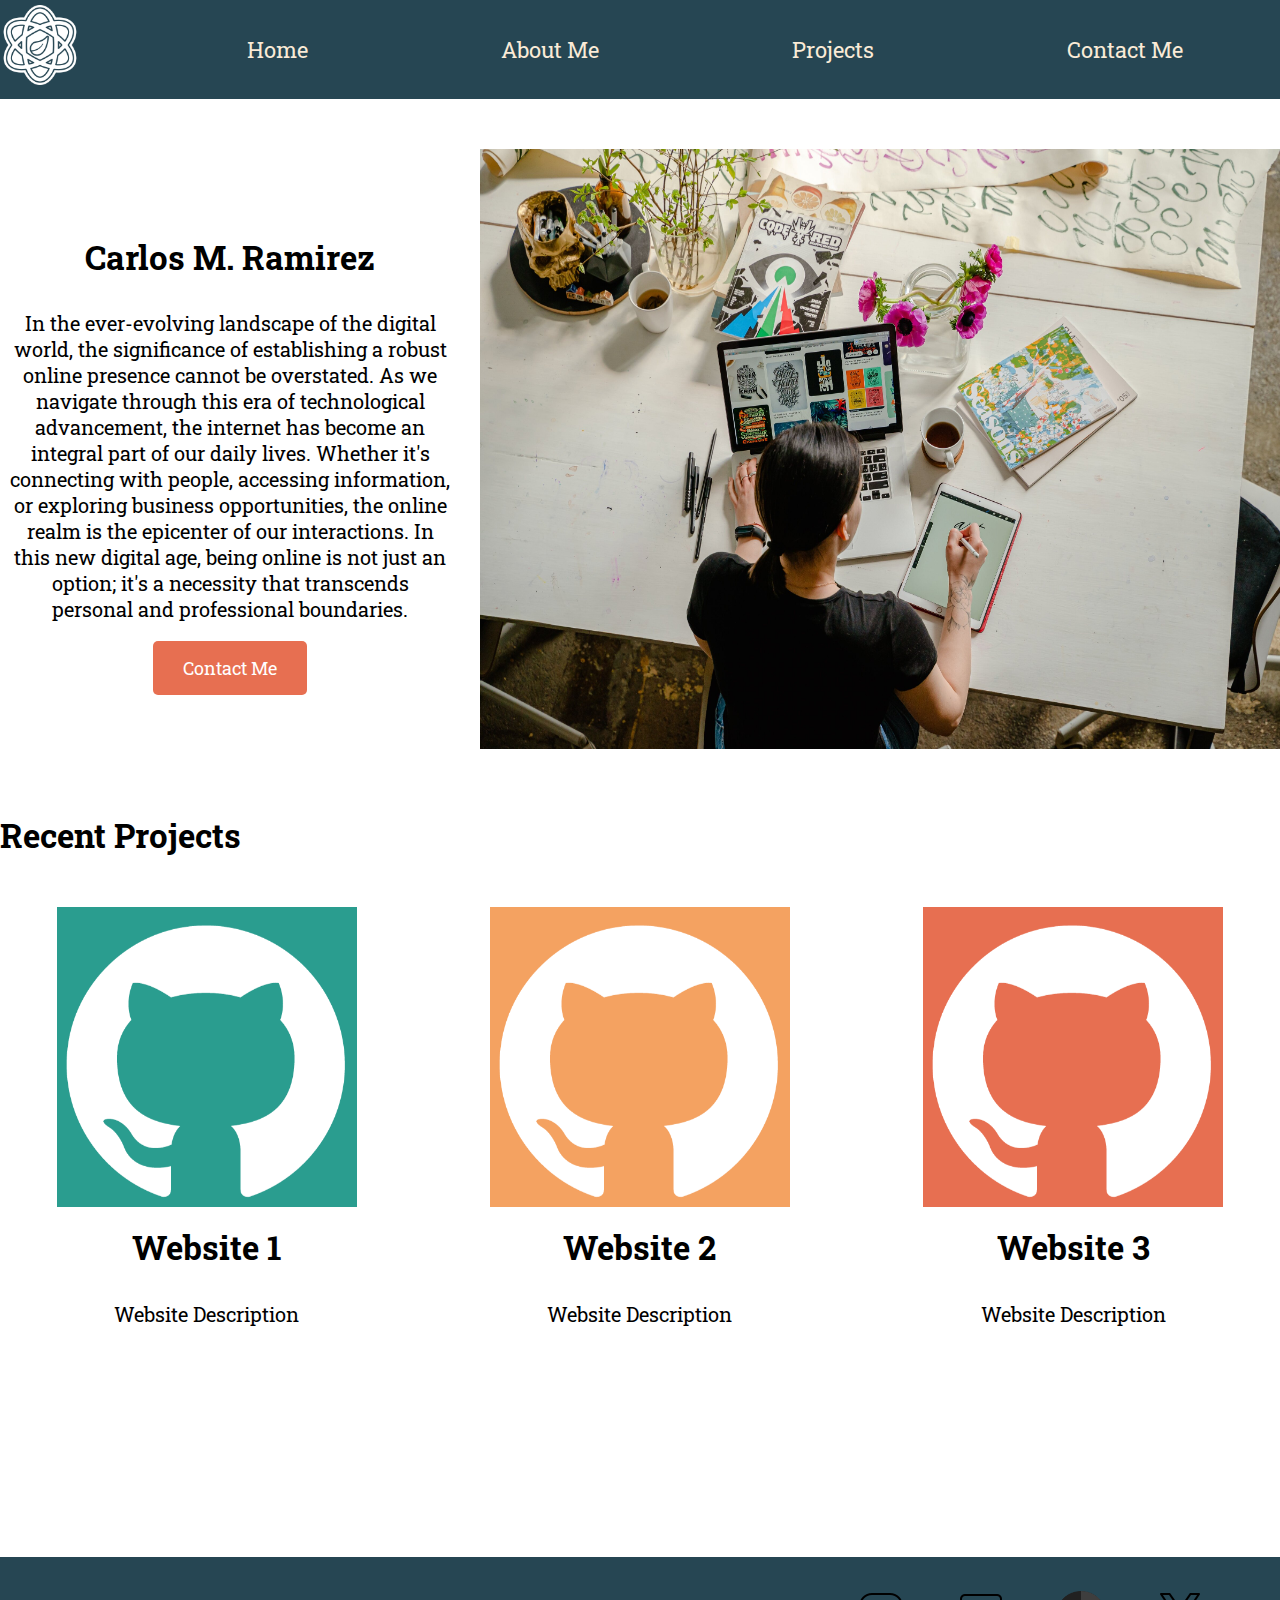
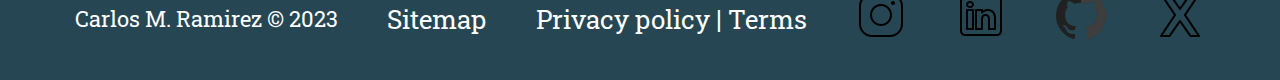
<file: portfolio/index.html>
<!DOCTYPE html>
<html lang="en">
<head>
    <meta charset="UTF-8">
    <meta name="viewport" content="width=device-width, initial-scale=1.0">
    <title>Home CR</title>
    <link rel="shortcut icon" href="./styles/rsc/p_site.svg" type="image/x-icon">
    <link rel="stylesheet" href="./styles/styles.css">
</head>
<body>
    <div id="content">
        <header>
            <a id="Logo_Link" href="index.html">
                <img src="./styles/rsc/icons/Logo.png" alt="Icon">
            </a>
            <nav>
                <a href="./index.html">Home</a>
                <a href="./aboutme.html">About Me</a>
                <a href="./projects.html">Projects</a>
                <a href="./contactme.html">Contact Me</a>
            </nav>
        </header>
        <div id="presentation">
            <div class="text-box">               
                <h2 class="presentation-title">Carlos M. Ramirez</h2>
                <p class="presentation-summary">In the ever-evolving landscape of the digital world, the significance of establishing a robust online presence cannot be overstated. As we navigate through this era of technological advancement, the internet has become an integral part of our daily lives. Whether it's connecting with people, accessing information, or exploring business opportunities, the online realm is the epicenter of our interactions. In this new digital age, being online is not just an option; it's a necessity that transcends personal and professional boundaries.</p>
                <div class='button-home-box'>
                    <a class='call-to-action' href="contactme.html">Contact Me</a>
                </div>
            </div>
        
            <div class="image-box">
                <img class="presentation-img" src="./styles/rsc/rsz_pexels-antoni-shkraba-4348401.jpg" alt="Home page image">
            </div>

        </div>
        <div>
            <br>
            <br>
            <h2>Recent Projects</h2>
        </div>
        <div id="recent-projects">
            <div class="website-box">
                <img class="article-img" src="./styles/rsc/page1.png" alt="Page1">
                <h2 class="box-title">Website 1</h2>
                <p class="website-summary">Website Description</p>
            </div>
        
            <div class="website-box">
                <img class="article-img" src="./styles/rsc/page2.png" alt="Page2">
                <h2 class="box-title">Website 2</h2>
                <p class="website-summary">Website Description</p>
            </div>
        
            <div class="website-box">
                <img class="article-img" src="./styles/rsc/page3.png" alt="Page3">
                <h2 class="box-title">Website 3</h2>
                <p class="website-summary">Website Description</p>
            </div>
        </div>
        <footer>
            <p>Carlos M. Ramirez &copy; 2023</p>
            <a href="./site-plan.html">Sitemap</a>
            <a href="./privacyandterms.html">Privacy policy | Terms</a>
            <a href="#" target="_blank"><img src="./styles/rsc/icons/instagram.png" alt="instagram logo"></a>
            <a href="#" target="_blank"><img src="./styles/rsc/icons/linkedin.png" alt="linkedin logo"></a>
            <a href="#" target="_blank"><img src="./styles/rsc/icons/github.png" alt="github logo"></a>
            <a href="#" target="_blank"><img src="./styles/rsc/icons/x.png" alt="twitter logo"></a>
        </footer>
    </div>
    
</body>
</html>
</file>
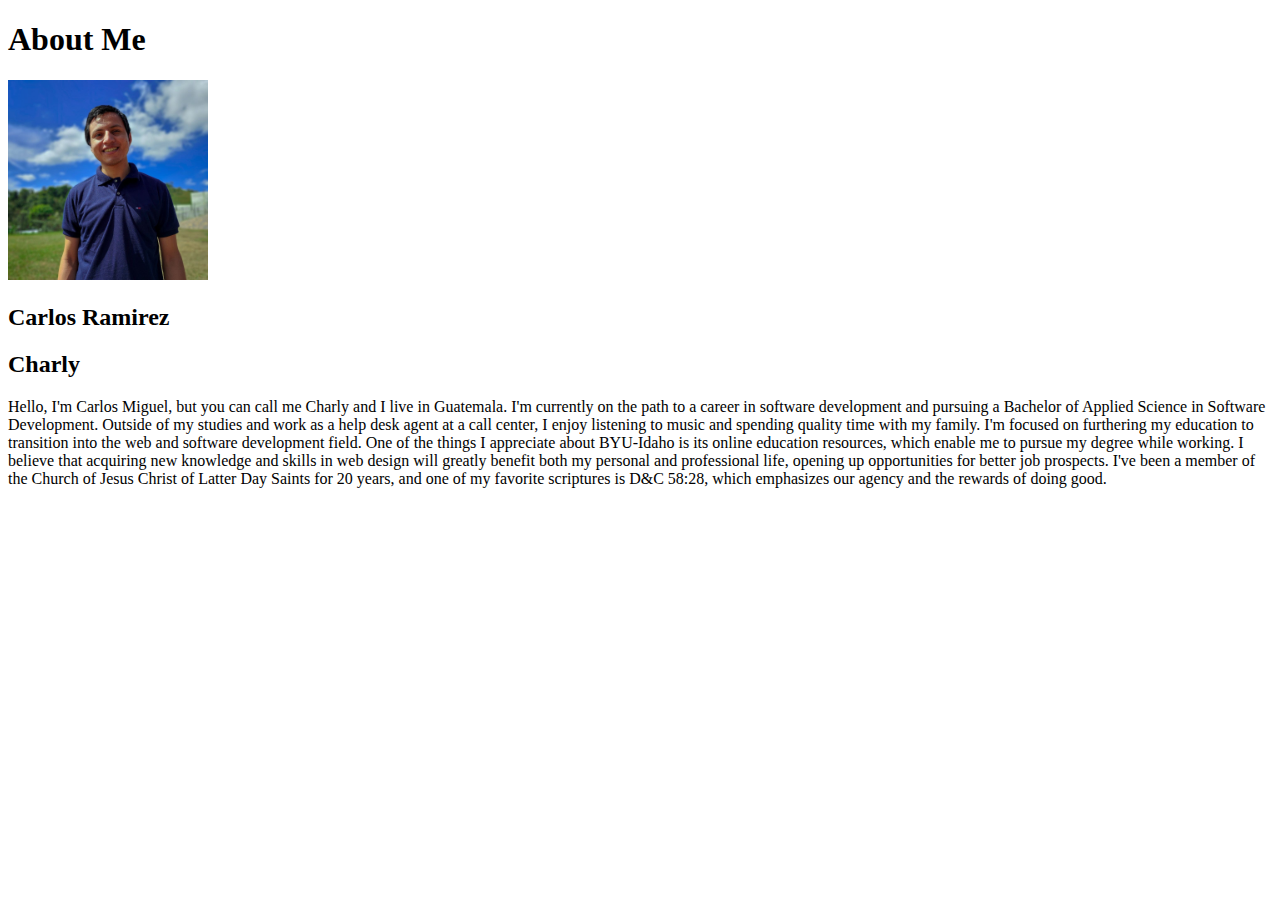
<file: week1/index.html>
<!DOCTYPE html>
<html lang="en">
<head>
    <meta charset="UTF-8">
    <meta name="viewport" content="width=device-width, initial-scale=1.0">
    <title>Document</title>
</head>
<body>
    <h1>About Me</h1>
    <img src="./carlosramirezmg.jpg" alt="Image of me" width="200" height="200">
    <h2>Carlos Ramirez</h2>
    <h2>Charly</h2>
    <p>Hello, I'm Carlos Miguel, but you can call me Charly and I live in Guatemala. I'm currently on the path to a career in software development and pursuing a Bachelor of Applied Science in Software Development. Outside of my studies and work as a help desk agent at a call center, I enjoy listening to music and spending quality time with my family. I'm focused on furthering my education to transition into the web and software development field. One of the things I appreciate about BYU-Idaho is its online education resources, which enable me to pursue my degree while working. I believe that acquiring new knowledge and skills in web design will greatly benefit both my personal and professional life, opening up opportunities for better job prospects. I've been a member of the Church of Jesus Christ of Latter Day Saints for 20 years, and one of my favorite scriptures is D&C 58:28, which emphasizes our agency and the rewards of doing good.</p>
</body>
</html>
</file>
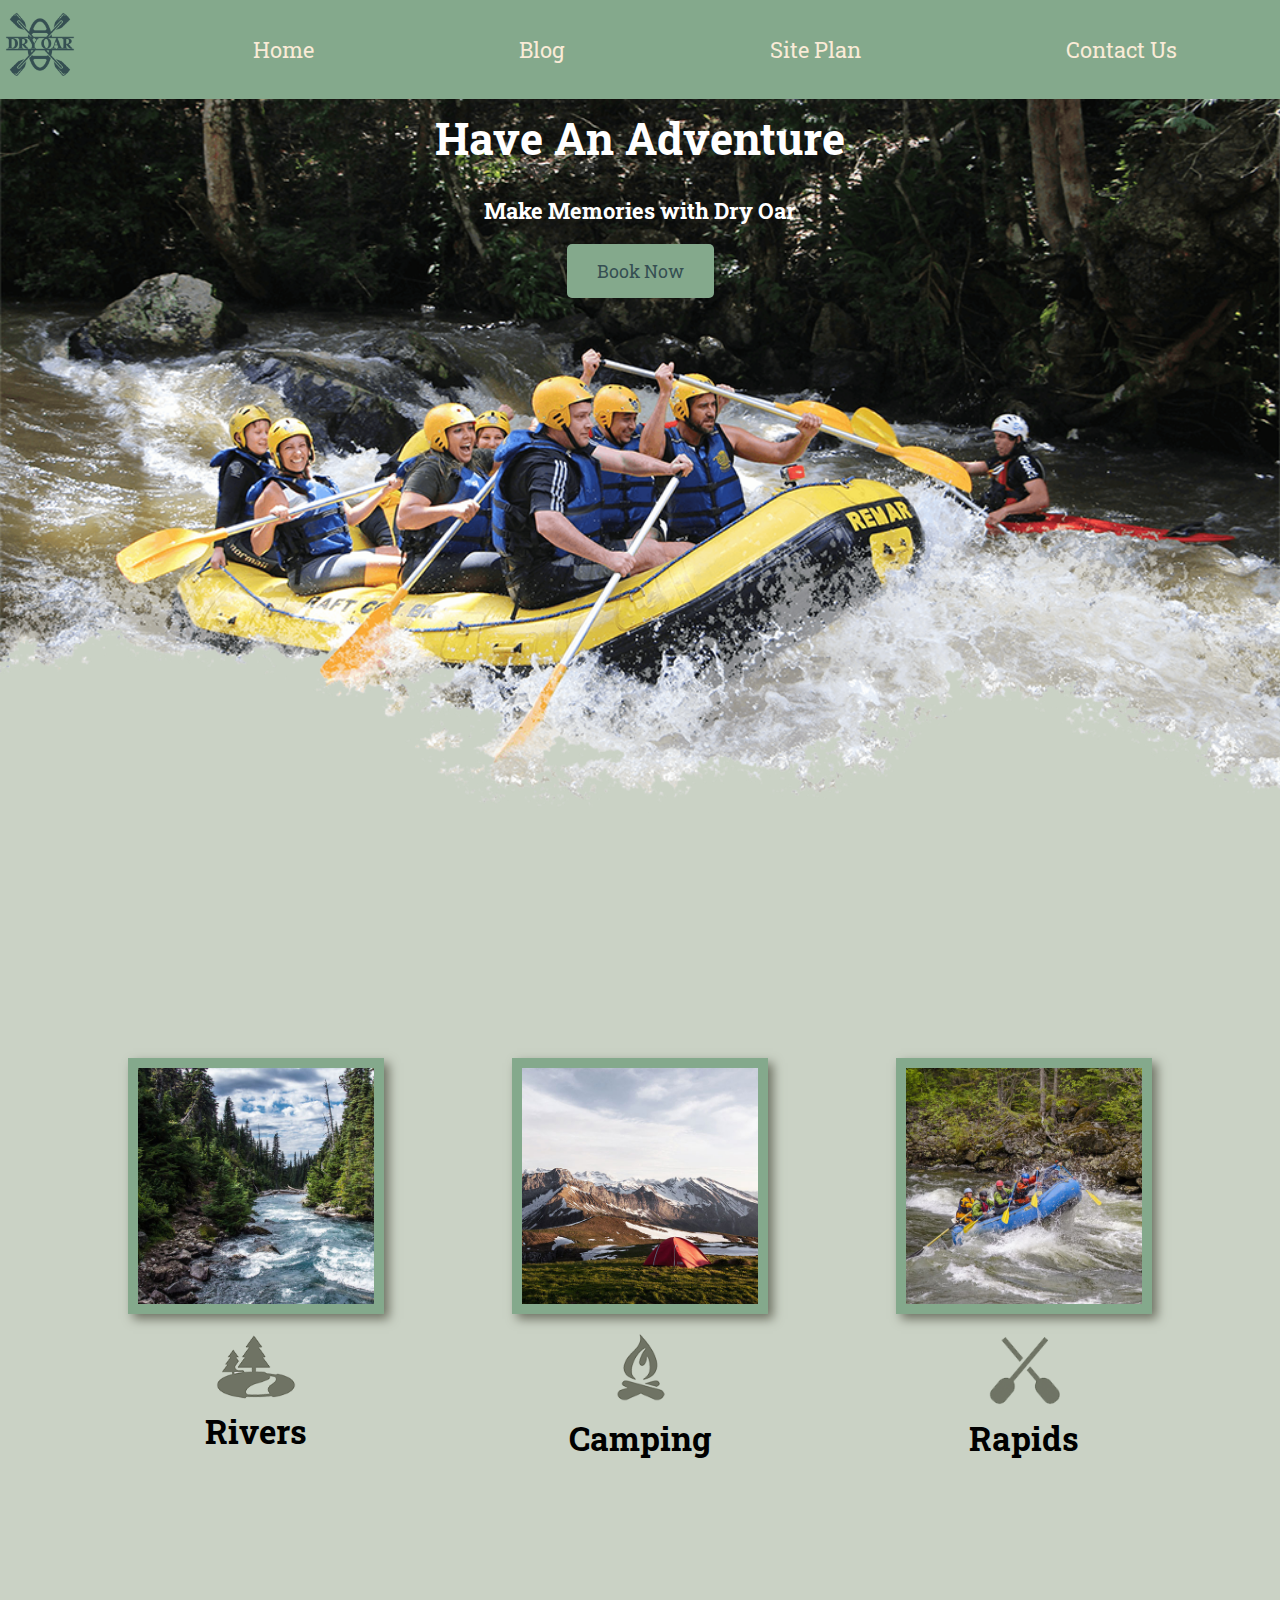
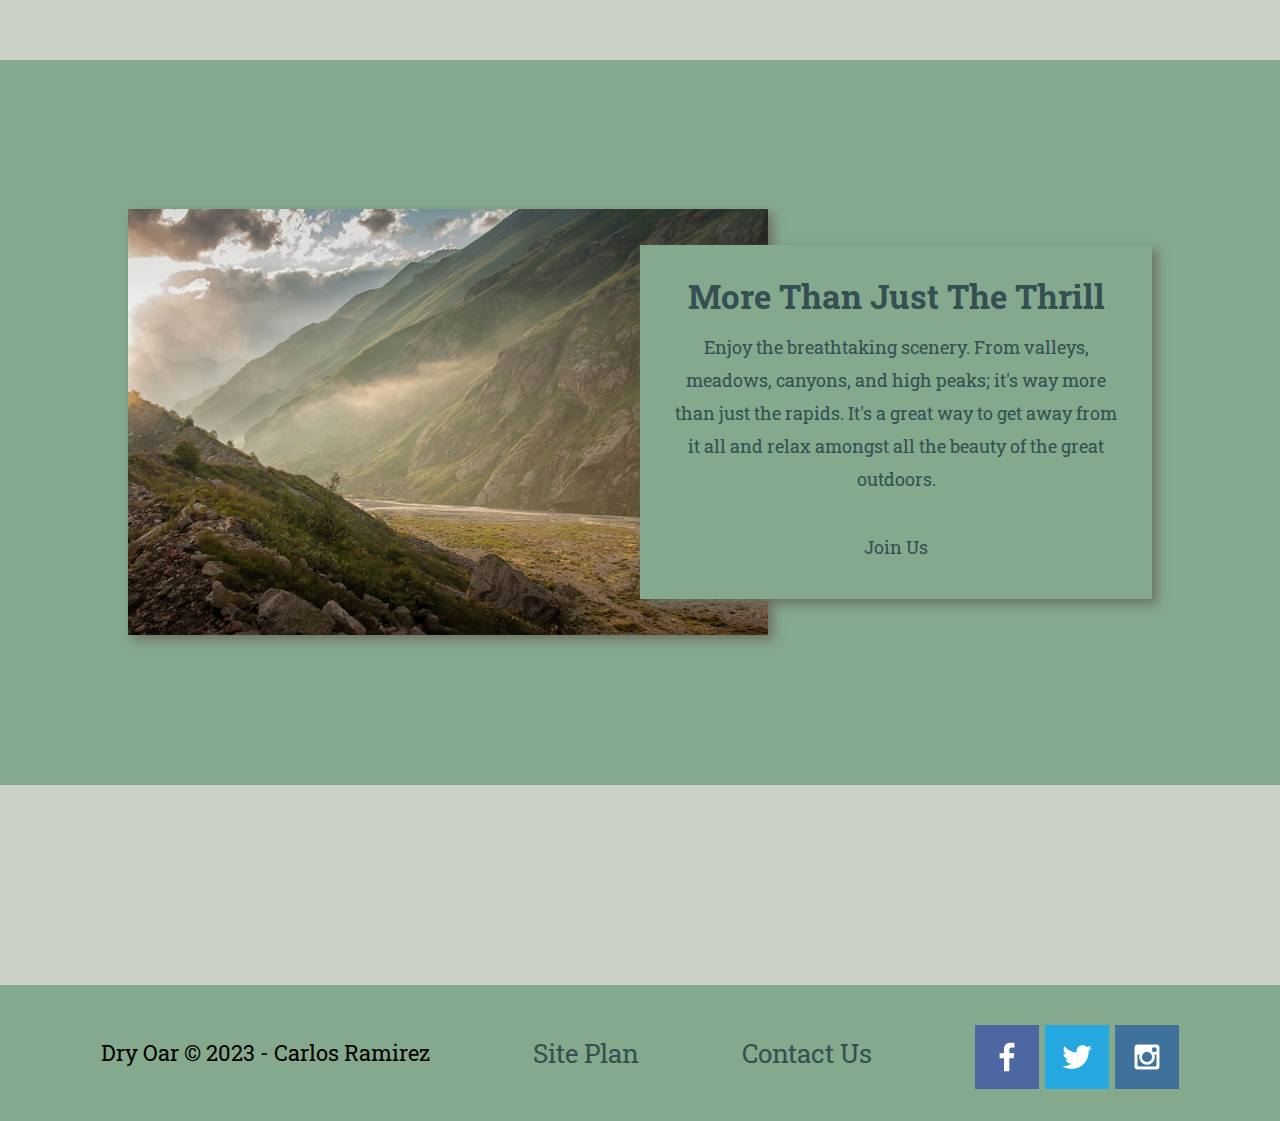
<file: wwr/index.html>
<!DOCTYPE html>
<html lang="en">
<head>
    <meta charset="UTF-8">
    <meta name="viewport" content="width=device-width, initial-scale=1.0">
    <title>Adventure | Dry Oar Boating | Home</title>
    <link rel="stylesheet" href="./styles/style.css">
</head>
<body>
    <div id="content">
        <header>
            <a id="Logo_Link" href="index.html">
                <img src="./images/dry_oar_logo.png" alt="Dry Oar Logo">
            </a>
            <h1>Dry Oar Boating</h1>
            <nav>
                <a href="index.html">Home</a>
                <a href="./blog.html">Blog</a>
                <a href="site-plan-rafting.html">Site Plan</a>
                <a href="contactus.html">Contact Us</a>
            </nav>
        </header>
        <div id="hero">
            <div id="hero-box">
                <img id="hero-img" src="images/hero.png" alt="People enjoying white water rafting">
            </div>
            <section id="hero-msg">
                <h2 class="home-title">Have An Adventure</h2>
                <h4>Make Memories with Dry Oar </h4>
                <div class='button-box'>
                    <a class='book' href="contactus.html">Book Now</a>
                </div>
            </section>
        </div>
        <main class="home-grid">
            <section class="rivers-card">
                <img class="card-img" src="images/rivers.jpg" alt="river in forest">
                <img class="icon" src="images/river_icon.png" alt="river icon">
                <h2>Rivers</h2>
            </section>
            <section class="camping-card">
                <img class="card-img" src="images/camping.jpg" alt="tent in mountains">
                <img class="icon" src="images/fire_icon.png" alt="fire icon">
                <h2>Camping</h2>
            </section>
            <section class="rapids-card">
                <img class="card-img" src="images/rapids.jpg" alt="rafting boat">
                <img class="icon" src="images/oars.png" alt="oars icon">
                <h2>Rapids</h2>
            </section>
            <div id="background"></div>
            <img class="mountains" src="images/mountains.jpg" alt="Misty mountains">
            <section class="msg">
            <h2>More Than Just The Thrill</h2>
            <p>Enjoy the breathtaking scenery. From valleys, meadows, canyons, and high peaks; it's way more than just the rapids. It's a great way to get away from it all and relax amongst all the beauty of the great outdoors. </p>
            <a class='join' href="rivers.html">Join Us</a>
            </section>
        </main>
        <footer>
            <p>Dry Oar &copy; 2023 - Carlos Ramirez</p>
            <p><a href="site-plan-rafting.html">Site Plan</a></p>
            <p><a href="contactus.html">Contact Us</a></p>
            <div class="social">
                <a href="https://facebook.com" target="_blank">
                    <img src="images/facebook.png" alt="fb icon">
                </a>
                <a href="https://twitter.com" target="_blank">
                    <img src="images/twitter.png" alt="twitter icon">
                </a>
                <a href="https://instagram.com" target="_blank">
                    <img src="images/instagram.png" alt="instagram icon">
                </a>
            </div>
        </footer>
    </div>
</body>
</html>
</file>
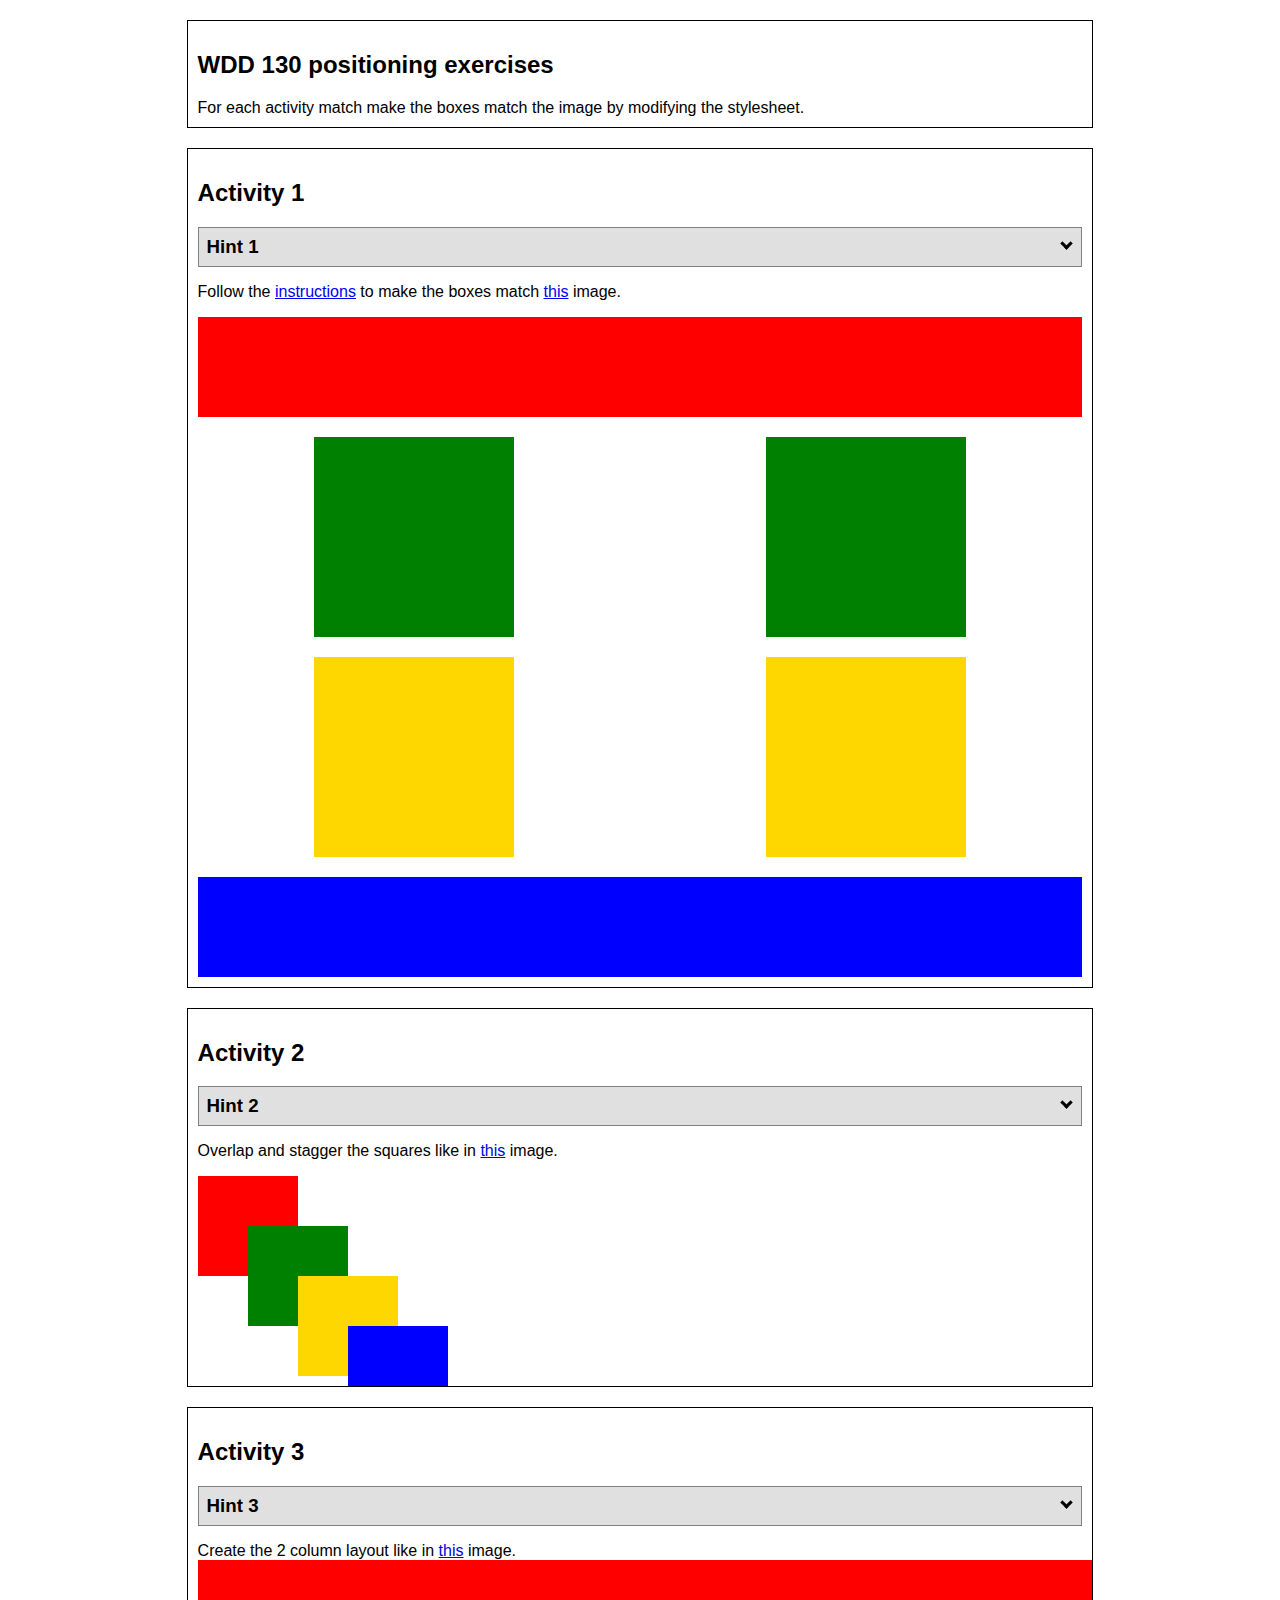
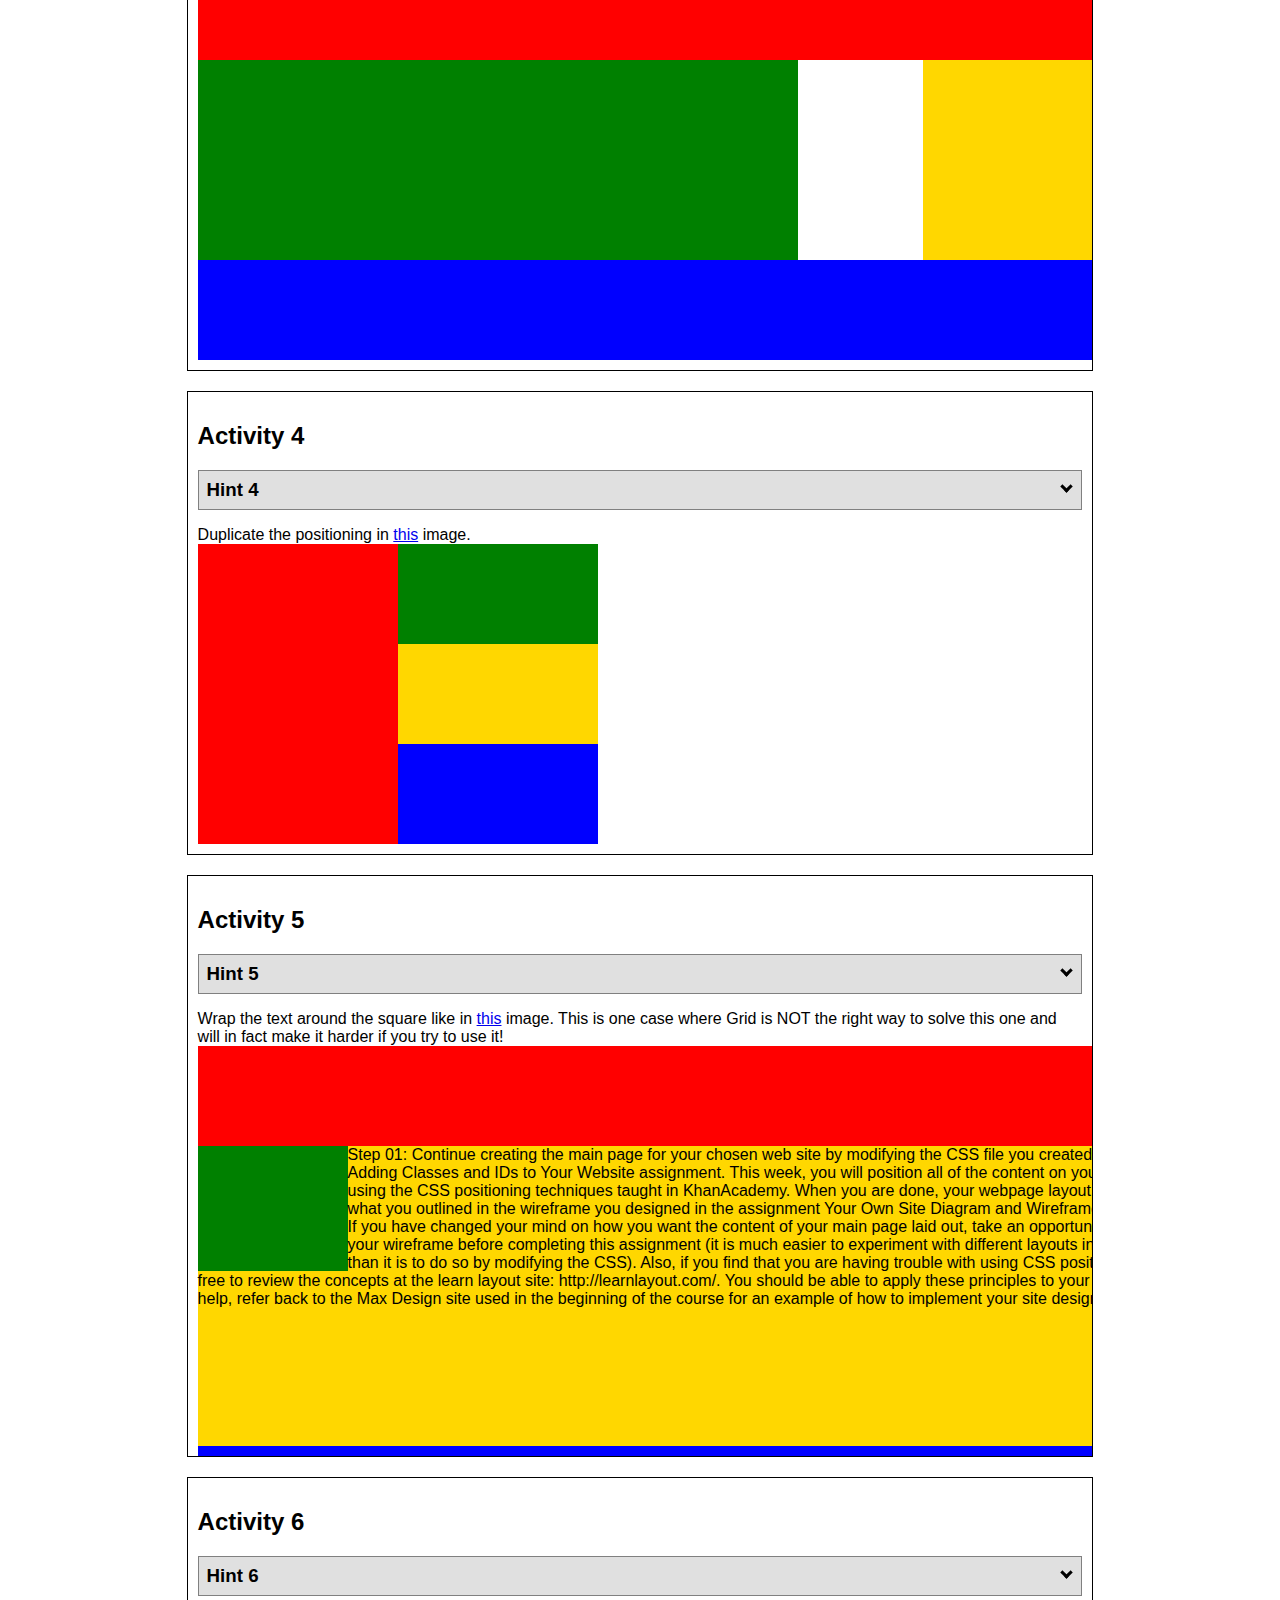
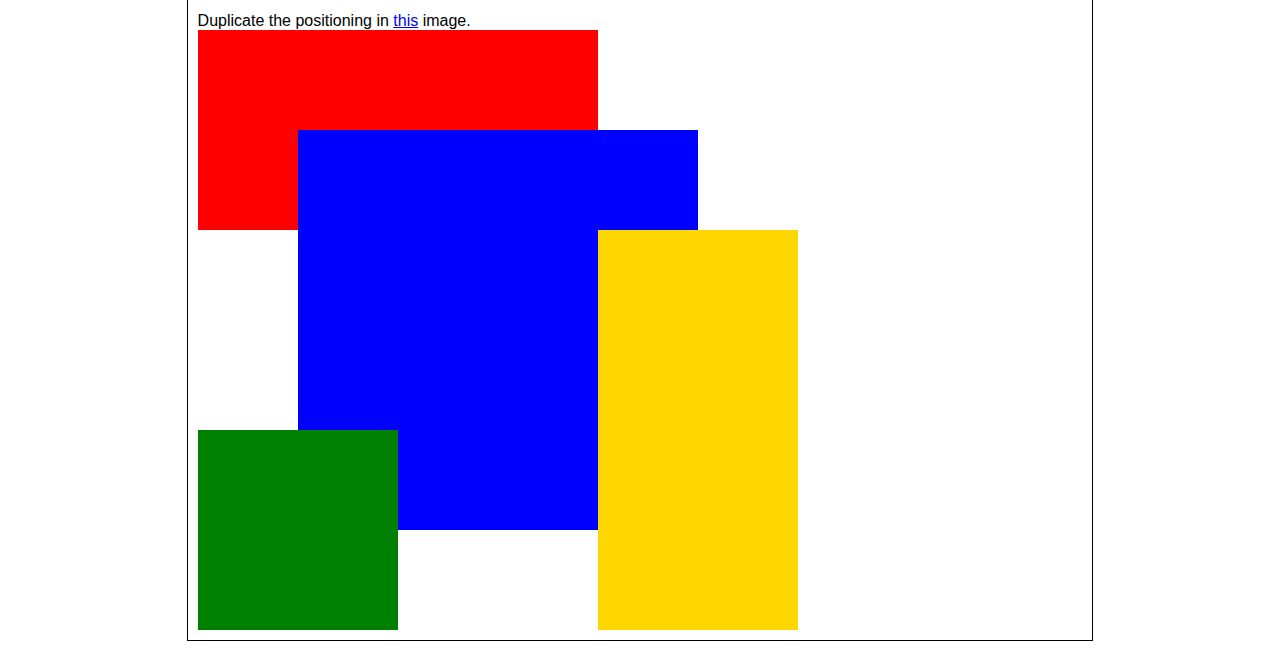
<file: positioning.html>
<!DOCTYPE html>
<html lang="en">
  <head>
    <!-- HTML - Name: positioning.html -->
    <title>Positioning Activity</title>
    <link rel="stylesheet" type="text/css" href="positionstyles.css" />
  </head>
  <body>
    <div class="activity">
      <h2>WDD 130 positioning exercises</h2>
      For each activity match make the boxes match the image by modifying the stylesheet.</div>
    <div class="activity">
      <h2>Activity 1</h2>
      <section class="hint"><input type="checkbox" ><i></i> <h3>Hint 1</h3><div><p>Check out the <a href="https://byui-wdd.github.io/wdd130/activities/w06-css-positioning.html" target="_blank">activity instructions</a> in Ilearn!</p></div></section>
      <p>Follow the <a href="https://byui-wdd.github.io/wdd130/activities/w06-css-positioning.html" target="_blank">instructions</a> to make the boxes match  <a href="https://byui-wdd.github.io/wdd130/images/example1.png" target="_blank">this</a> image.</p>
      <div class="content1" >
        <div class="red1" ></div>
        <div class="green1" ></div>
        <div class="green1" ></div>
        <div class="yellow1"></div>
        <div class="yellow1"></div>
        <div class="blue1"></div>
      </div>
    </div>
    <div class="activity">
      <h2>Activity 2</h2>
      <section class="hint"><input type="checkbox" > <h3>Hint 2</h3><i></i><div>
      <ul>
      <li>grid-template-columns: 50px 50px 50px 50px 50px </li></ul></div></section>
      <p>Overlap and stagger the squares like in <a href="https://byui-wdd.github.io/wdd130/images/example2.png" target="_blank">this</a> image.</p>
      <div class="content2" >
        <div class="red2" ></div>
        <div class="green2" ></div>
        <div class="yellow2"></div>
        <div class="blue2"></div>
      </div>
    </div>
    <div class="activity">
      <h2>Activity 3</h2>
      <section class="hint"><input type="checkbox" > <h3>Hint 3</h3><i></i><div><p>This one is going to be best solved with CSS Grid. Remember to make the boxes the right width first...then start moving them around. </p><h4>Properties used:</h4><ul><li>display:grid;</li><li>grid-template-columns:</li><li>grid-column-gap:</li>
        <li>grid-column:</li>  </ul></div></section>
      Create the 2 column layout like in <a href="https://byui-wdd.github.io/wdd130/images/example3.png" target="_blank">this</a>  image.
      <div class="content3" >
        <div class="red3" ></div>
        <div class="green3" ></div>
        <div class="yellow3"></div>
        <div class="blue3"></div>
      </div>
    </div>
    <div class="activity">
      <h2>Activity 4</h2>
      <section class="hint"><input type="checkbox" > <h3>Hint 4</h3><i></i><div><p>For the others we have been primarily concerned with width. For this one you will need to adjust height as well. </p><h4>Properties used:</h4><ul><li>display:grid;</li><li>grid-template-columns:</li><li>grid-row:</li></ul></div></section>
      Duplicate the positioning in <a href="https://byui-wdd.github.io/wdd130/images/example4.png" target="_blank">this</a> image. 
      <div class="content4" >
        <div class="red4" ></div>
        <div class="green4" ></div>
        <div class="yellow4"></div>
        <div class="blue4"></div>
      </div>
    </div>

    <div class="activity">
      <h2>Activity 5</h2>
      <section class="hint"><input type="checkbox" > <h3>Hint 5</h3><i></i><div><p>Grid is <strong>not</strong> the right way to do this.  In fact there is only one way to really do that...and that is with float. Remember that we float the thing we want the text to wrap around.  Also remember to start by making all the shapes the right size and shape.</p><h4>Properties used:</h4><ul><li>float: left;</li></ul></div></section>
      Wrap the text around the square like in <a href="https://byui-wdd.github.io/wdd130/images/example5.png" target="_blank">this</a> image. This is one case where Grid is NOT the right way to solve this one and will in fact make it harder if you try to use it!
      <div class="content5" >
        <div class="red5" ></div>
        <div class="green5" ></div>
        <div class="yellow5">Step 01: Continue creating the main page for your chosen web site by modifying the CSS file you created in week 9's Adding Classes and IDs to Your Website assignment. This week, you will position all of the content on your main page using the CSS positioning techniques taught in KhanAcademy. When you are done, your webpage layout should reflect what you outlined in the wireframe you designed in the assignment Your Own Site Diagram and Wireframe in week 3. <br />
          If you have changed your mind on how you want the content of your main page laid out, take an opportunity to update your wireframe before completing this assignment (it is much easier to experiment with different layouts in a wireframe than it is to do so by modifying the CSS). Also, if you find that you are having trouble with using CSS positioning, feel free to review the concepts at the learn layout site: http://learnlayout.com/. You should be able to apply these principles to your site. For futher help, refer back to the Max Design site used in the beginning of the course for an example of how to implement your site design.</div>
        <div class="blue5"></div>
      </div>
    </div>
    <div class="activity">
      <h2>Activity 6</h2>
      <section class="hint"><input type="checkbox" > <h3>Hint 6</h3><i></i><div><p>This one is all about visualizing the grid behind the layout. If you are having a hard time doing that first: all the sizes are even multiples of 100, and second here is another example with the lines drawn: <a href="https://byui-wdd.github.io/wdd130/images/example6-hint.png" target="_blank">example 6 with lines</a>. For this one you will find it easiest if you use px for the column width. You can also use <kbd>z-index</kbd> to control the element layering.    </p><h4>Properties used:</h4><ul><li>display:grid;</li><li>grid-template-columns:</li><li>grid-column:</li><li>grid-row:</li><li><a href="https://www.w3schools.com/cssref/pr_pos_z-index.asp" target="_blank">z-index:</a></li></ul></div></section>
      Duplicate the positioning in <a href="https://byui-wdd.github.io/wdd130/images/example6.png" target="_blank">this</a> image.
      <div class="content6" >
        <div class="red6" ></div>
        <div class="green6" ></div>
        <div class="yellow6"></div>
        <div class="blue6"></div>
      </div>
    </div>
  </body>
</html>
</file>
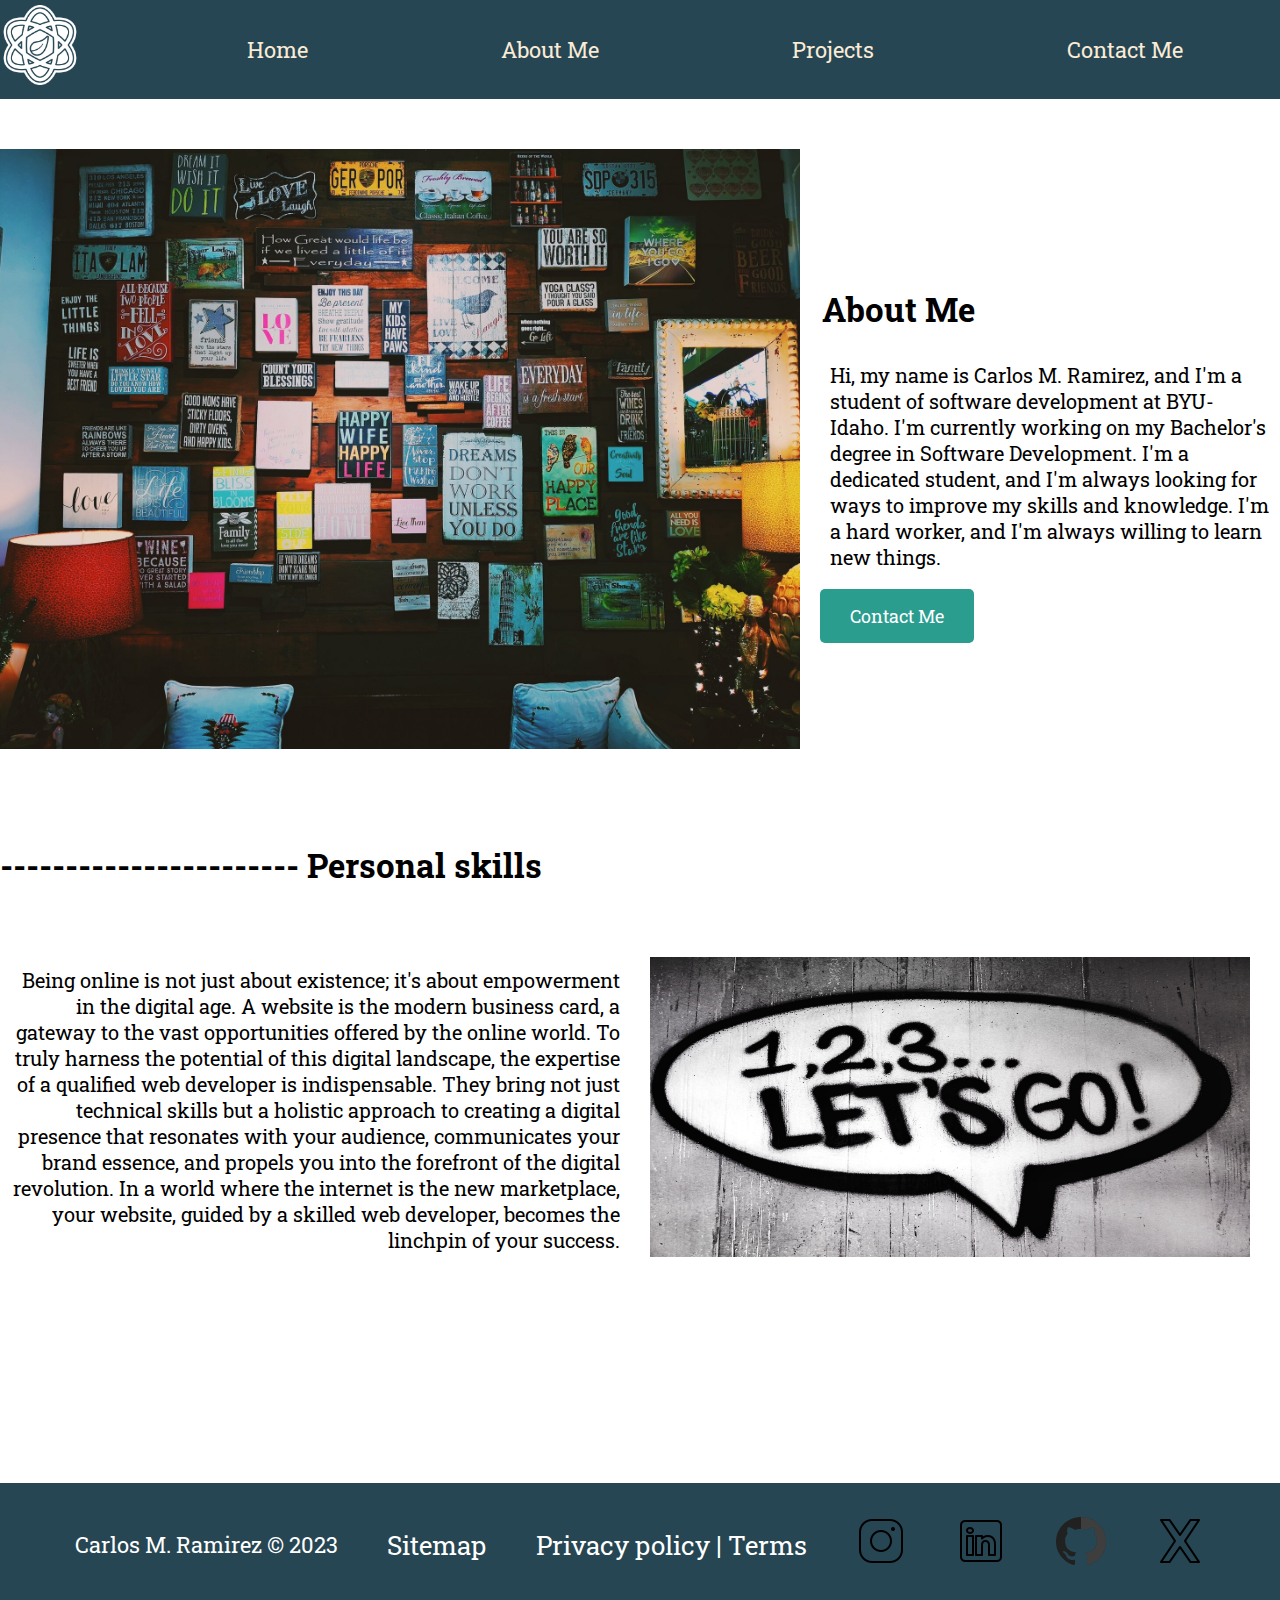
<file: portfolio/aboutme.html>
<!DOCTYPE html>
<html lang="en">
<head>
    <meta charset="UTF-8">
    <meta name="viewport" content="width=device-width, initial-scale=1.0">
    <title>About me</title>
    <link rel="shortcut icon" href="./styles/rsc/p_site.svg" type="image/x-icon">
    <link rel="stylesheet" href="./styles/styles.css">
</head>
<body>
    <div id="content">
        <header>
            <a id="Logo_Link" href="index.html">
                <img src="./styles/rsc/icons/Logo.png" alt="Icon">
            </a>
            <nav>
                <a href="./index.html">Home</a>
                <a href="./aboutme.html">About Me</a>
                <a href="./projects.html">Projects</a>
                <a href="./contactme.html">Contact Me</a>
            </nav>
        </header>

        <div id="about-presentation">
            <div class="about-image-box">
                <img class="about-presentation-img" src="./styles/rsc/back.jpg" alt="Home page image">
            </div>

            <div class="about-text-box">               
                <h2 class="about-presentation-title">About Me</h2>
                <p class="about-presentation-summary">Hi, my name is Carlos M. Ramirez, and I'm a student of software development at BYU-Idaho. I'm currently working on my Bachelor's degree in Software Development. I'm a dedicated student, and I'm always looking for ways to improve my skills and knowledge. I'm a hard worker, and I'm always willing to learn new things.</p>
                <div class='button-about-box'>
                    <a class='call-to-action-about' href="./contactme.html">Contact Me</a>
                </div>
            </div>
        </div>
        <div>
            <h2><br><br>----------------------- Personal skills</h2>
        </div>
        <div id="skills-presentation">
            <div class="skills-text-box">
                <p class="skills-presentation-summary">Being online is not just about existence; it's about empowerment in the digital age. A website is the modern business card, a gateway to the vast opportunities offered by the online world. To truly harness the potential of this digital landscape, the expertise of a qualified web developer is indispensable. They bring not just technical skills but a holistic approach to creating a digital presence that resonates with your audience, communicates your brand essence, and propels you into the forefront of the digital revolution. In a world where the internet is the new marketplace, your website, guided by a skilled web developer, becomes the linchpin of your success.</p>
            </div>
        
            <div class="skills-image-box">
                <img class="skills-presentation-img" src="./styles/rsc/go.jpg" alt="Skills presentation">
            </div>
        </div>
        <footer>
            <p>Carlos M. Ramirez &copy; 2023</p>
            <a href="./site-plan.html">Sitemap</a>
            <a href="./privacyandterms.html">Privacy policy | Terms</a>
            <a href="#" target="_blank"><img src="./styles/rsc/icons/instagram.png" alt="instagram logo"></a>
            <a href="#" target="_blank"><img src="./styles/rsc/icons/linkedin.png" alt="linkedin logo"></a>
            <a href="#" target="_blank"><img src="./styles/rsc/icons/github.png" alt="github logo"></a>
            <a href="#" target="_blank"><img src="./styles/rsc/icons/x.png" alt="twitter logo"></a>
        </footer>
    </div>
    
</body>
</html>
</file>
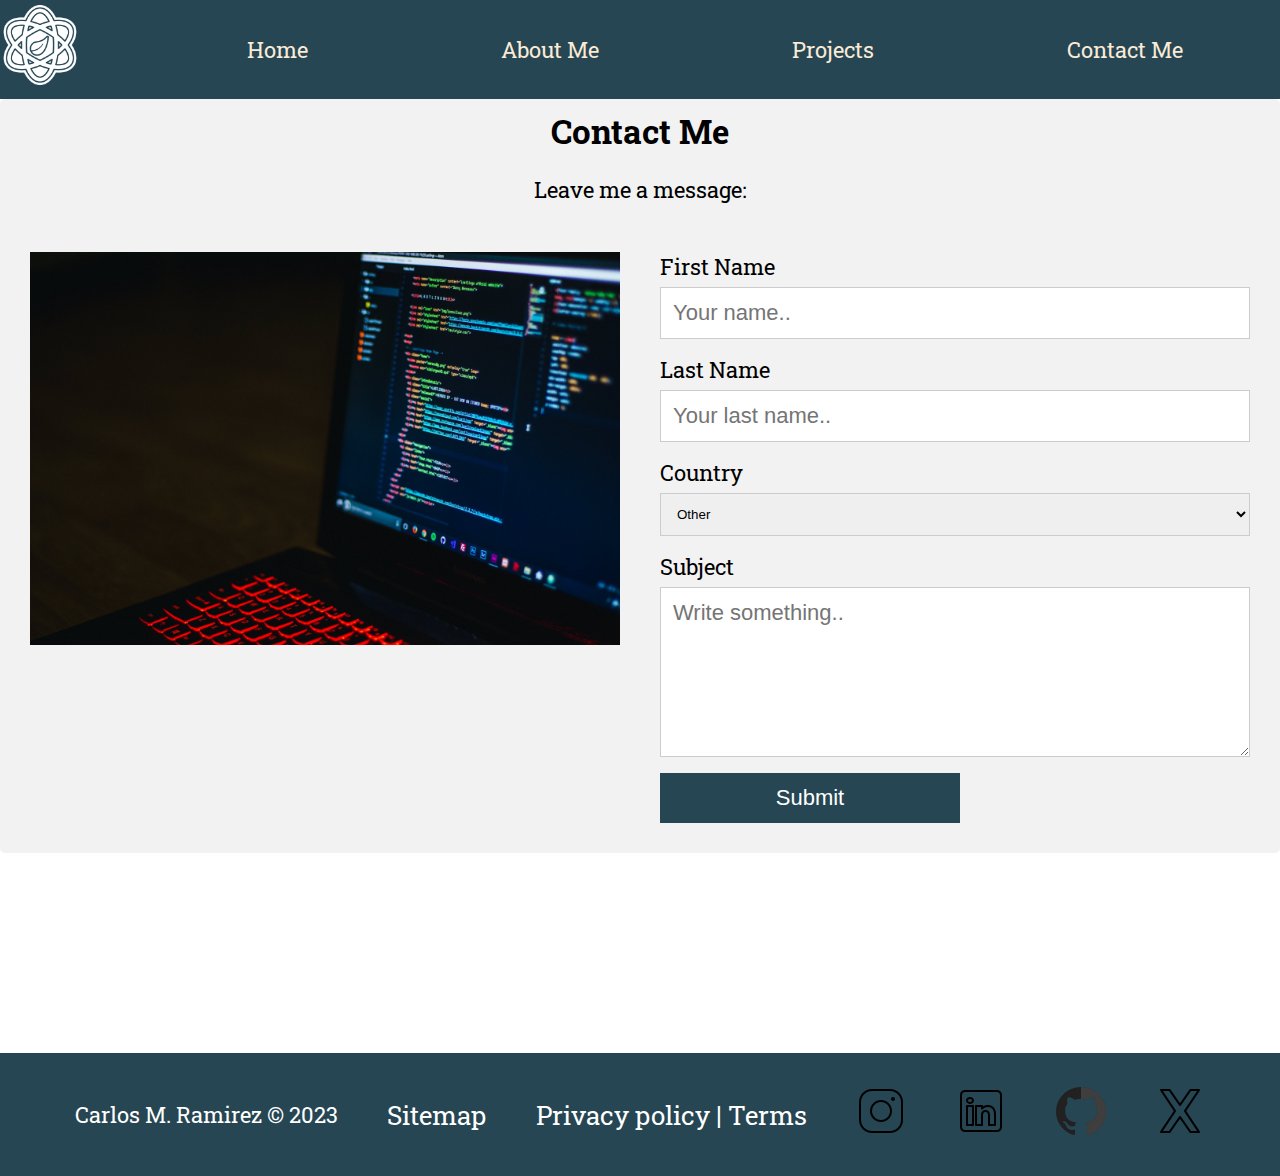
<file: portfolio/contactme.html>
<!DOCTYPE html>
<html lang="en">
<head>
    <meta charset="UTF-8">
    <meta name="viewport" content="width=device-width, initial-scale=1.0">
    <title>Contact me</title>
    <link rel="shortcut icon" href="./styles/rsc/p_site.svg" type="image/x-icon">
    <link rel="stylesheet" href="./styles/styles.css">
</head>
<body>
    <div id="content">
        <header>
            <a id="Logo_Link" href="index.html">
                <img src="./styles/rsc/icons/Logo.png" alt="Icon">
            </a>
            <nav>
                <a href="./index.html">Home</a>
                <a href="./aboutme.html">About Me</a>
                <a href="./projects.html">Projects</a>
                <a href="./contactme.html">Contact Me</a>
            </nav>
        </header>
        <div class="container">
            <div style="text-align:center">
              <h2>Contact Me</h2>
              <p>Leave me a message:</p>
            </div>
            <div class="row">
              <div class="column">
                <img src="./styles/rsc/rsz_pexels-danny-meneses-943096.jpg" alt="Image of computer" style="width:100%">
              </div>
              <div class="column">
                <form action="/action_page.php">
                  <label for="fname">First Name</label>
                  <input type="text" id="fname" name="firstname" placeholder="Your name..">
                  <label for="lname">Last Name</label>
                  <input type="text" id="lname" name="lastname" placeholder="Your last name..">
                  <label for="country">Country</label>
                  <select id="country" name="country">
                    <option value="Other">Other</option>
                    <option value="canada">Canada</option>
                    <option value="usa">USA</option>
                  </select>
                  <label for="subject">Subject</label>
                  <textarea id="subject" name="subject" placeholder="Write something.." style="height:170px"></textarea>
                  <input type="submit" value="Submit">
                </form>
              </div>
            </div>
          </div>
        <footer>
            <p>Carlos M. Ramirez &copy; 2023</p>
            <a href="./site-plan.html">Sitemap</a>
            <a href="./privacyandterms.html">Privacy policy | Terms</a>
            <a href="#" target="_blank"><img src="./styles/rsc/icons/instagram.png" alt="instagram logo"></a>
            <a href="#" target="_blank"><img src="./styles/rsc/icons/linkedin.png" alt="linkedin logo"></a>
            <a href="#" target="_blank"><img src="./styles/rsc/icons/github.png" alt="github logo"></a>
            <a href="#" target="_blank"><img src="./styles/rsc/icons/x.png" alt="twitter logo"></a>
        </footer>
    </div>
    
</body>
</html>
</file>
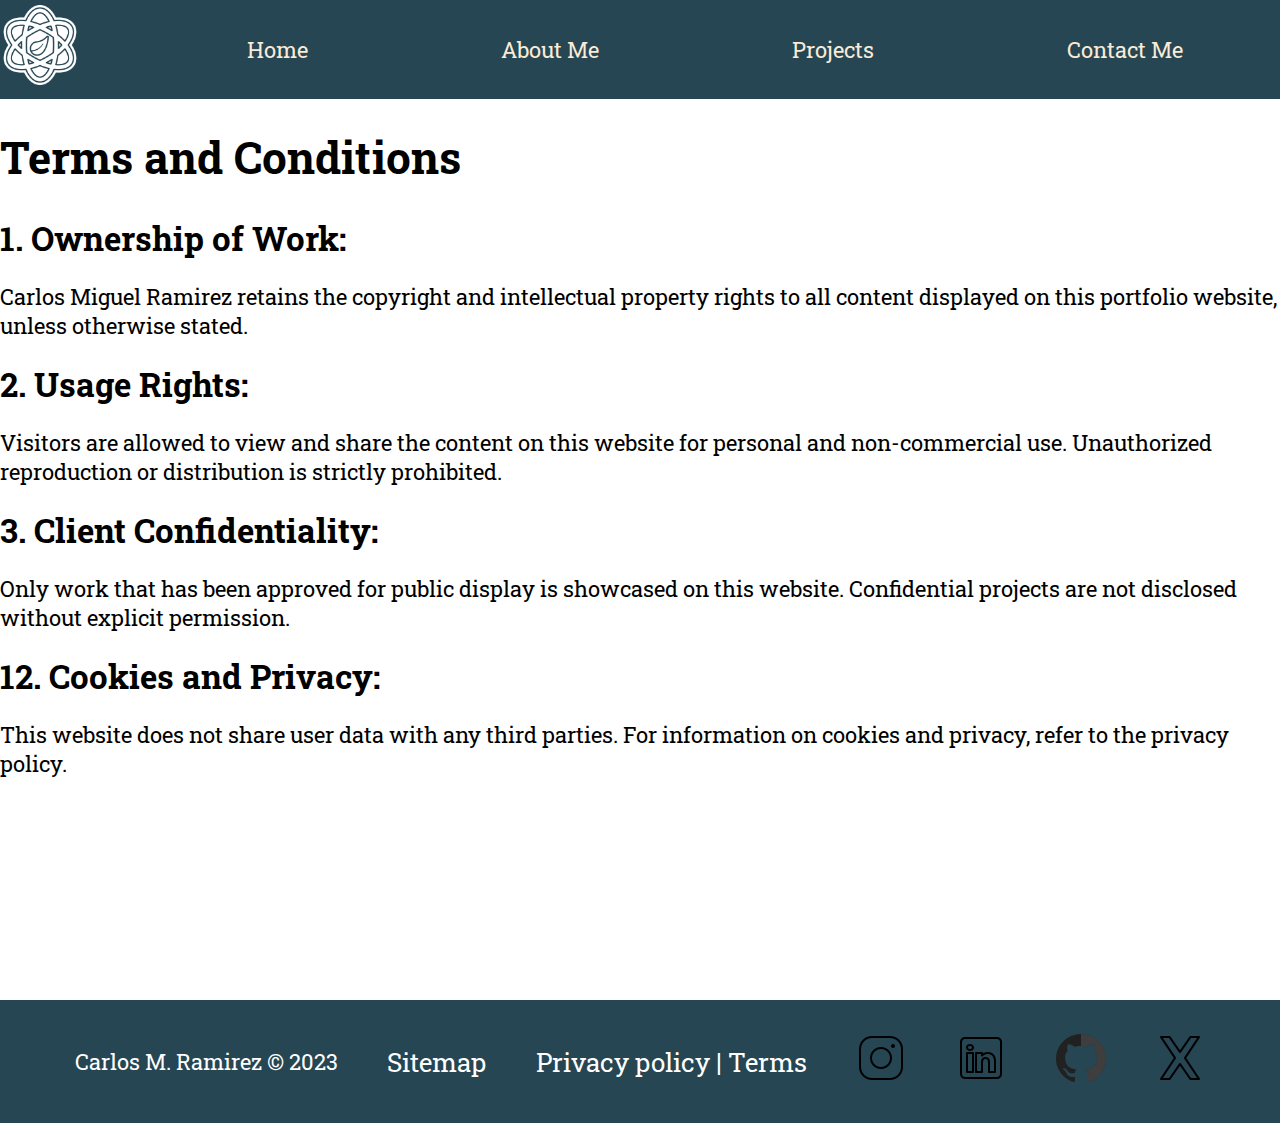
<file: portfolio/privacyandterms.html>
<!DOCTYPE html>
<html lang="en">
<head>
    <meta charset="UTF-8">
    <meta name="viewport" content="width=device-width, initial-scale=1.0">
    <title>Terms</title>
    <link rel="shortcut icon" href="./styles/rsc/p_site.svg" type="image/x-icon">
    <link rel="stylesheet" href="./styles/styles.css">
</head>
<body>
    <div id="content">
        <header>
            <a id="Logo_Link" href="index.html">
                <img src="./styles/rsc/icons/Logo.png" alt="Icon">
            </a>
            <nav>
                <a href="./index.html">Home</a>
                <a href="./aboutme.html">About Me</a>
                <a href="./projects.html">Projects</a>
                <a href="./contactme.html">Contact Me</a>
            </nav>
        </header>
        <h1>Terms and Conditions</h1>

        <section>
            <h2>1. Ownership of Work:</h2>
            <p>Carlos Miguel Ramirez retains the copyright and intellectual property rights to all content displayed on this portfolio website, unless otherwise stated.</p>
        </section>
    
        <section>
            <h2>2. Usage Rights:</h2>
            <p>Visitors are allowed to view and share the content on this website for personal and non-commercial use. Unauthorized reproduction or distribution is strictly prohibited.</p>
        </section>
    
        <section>
            <h2>3. Client Confidentiality:</h2>
            <p>Only work that has been approved for public display is showcased on this website. Confidential projects are not disclosed without explicit permission.</p>
        </section>
       
        <section>
            <h2>12. Cookies and Privacy:</h2>
            <p>This website does not share user data with any third parties. For information on cookies and privacy, refer to the privacy policy.</p>
        </section>
        <footer>
            <p>Carlos M. Ramirez &copy; 2023</p>
            <a href="./site-plan.html">Sitemap</a>
            <a href="./privacyandterms.html">Privacy policy | Terms</a>
            <a href="#" target="_blank"><img src="./styles/rsc/icons/instagram.png" alt="instagram logo"></a>
            <a href="#" target="_blank"><img src="./styles/rsc/icons/linkedin.png" alt="linkedin logo"></a>
            <a href="#" target="_blank"><img src="./styles/rsc/icons/github.png" alt="github logo"></a>
            <a href="#" target="_blank"><img src="./styles/rsc/icons/x.png" alt="twitter logo"></a>
        </footer>
    </div>
    
</body>
</html>
</file>
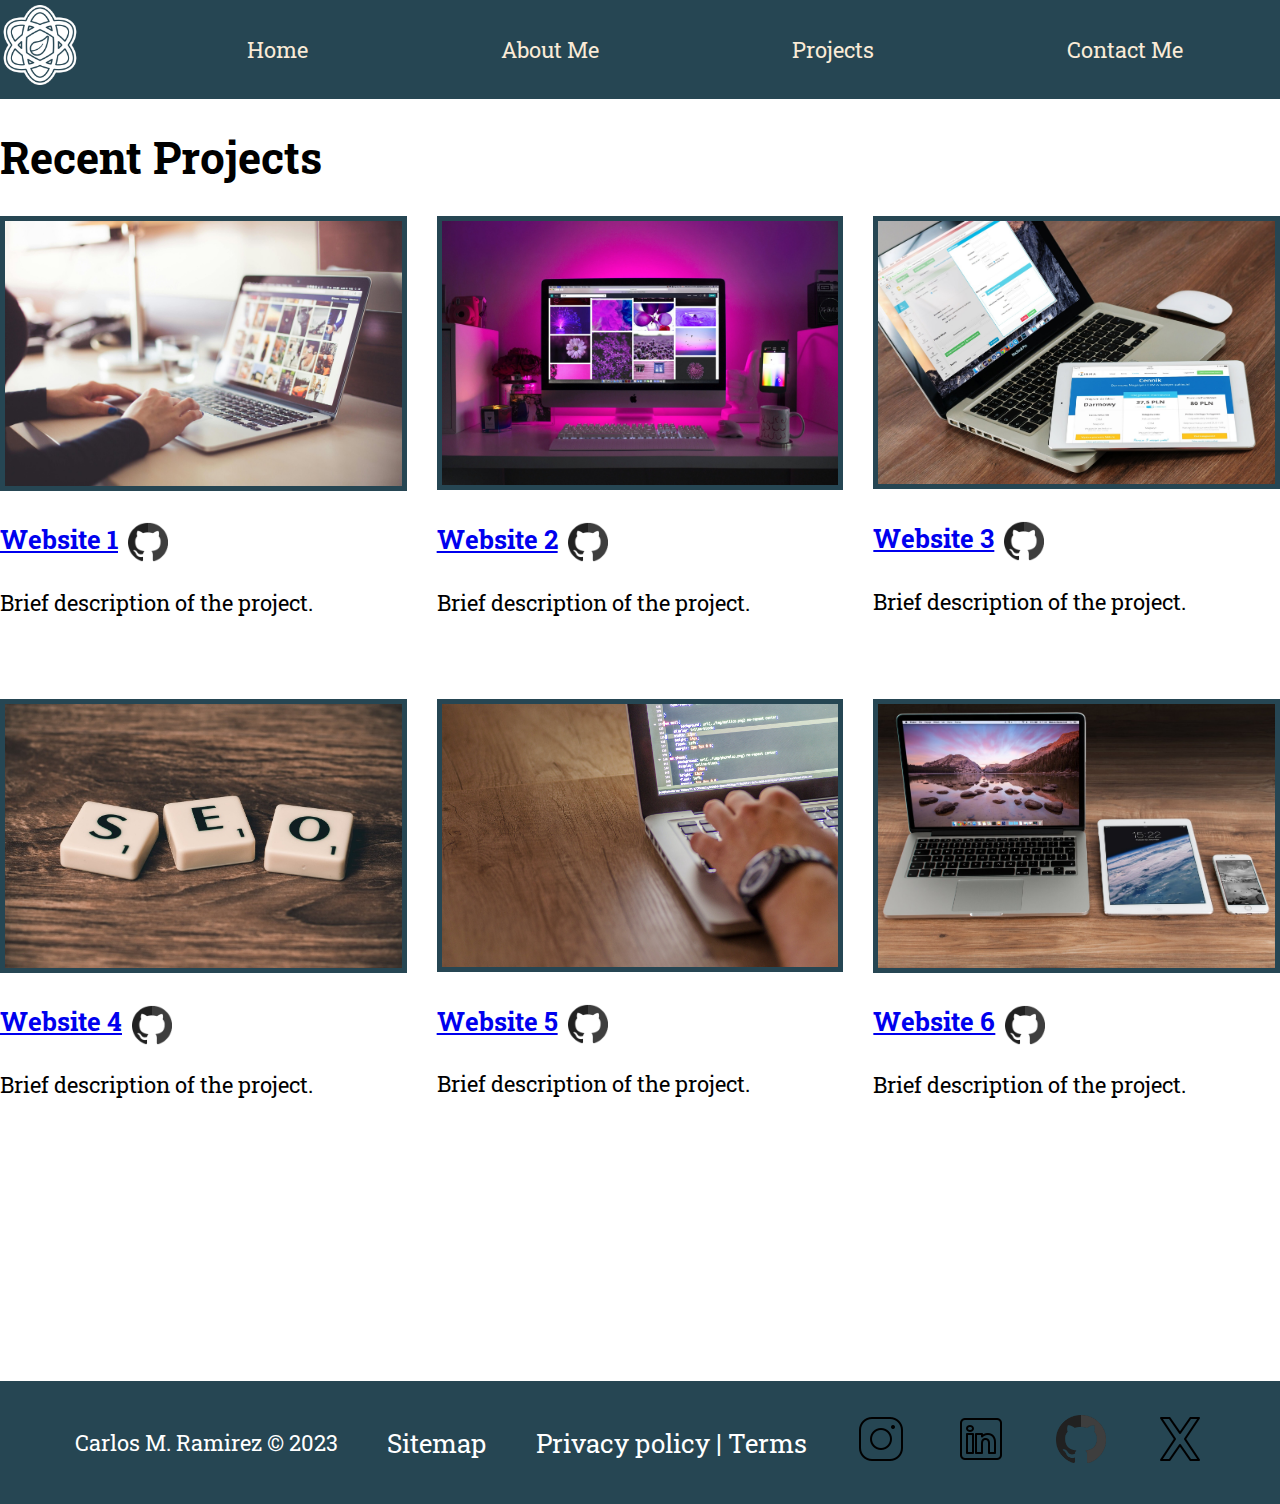
<file: portfolio/projects.html>
<!DOCTYPE html>
<html lang="en">
<head>
    <meta charset="UTF-8">
    <meta name="viewport" content="width=device-width, initial-scale=1.0">
    <title>Projects</title>
    <link rel="shortcut icon" href="./styles/rsc/p_site.svg" type="image/x-icon">
    <link rel="stylesheet" href="./styles/styles.css">
</head>
<body>
    <div id="content">
        <header>
            <a id="Logo_Link" href="index.html">
                <img src="./styles/rsc/icons/Logo.png" alt="Icon">
            </a>
            <nav>
                <a href="./index.html">Home</a>
                <a href="./aboutme.html">About Me</a>
                <a href="./projects.html">Projects</a>
                <a href="./contactme.html">Contact Me</a>
            </nav>
        </header>
        <div>
          <h1>Recent Projects</h1>
        </div>
        <div class="w3-row-padding">
            <div class="w3-third w3-container w3-margin-bottom">
              <img src="./styles/rsc/projects/website-page1.jpg" alt="Norway" style="width:100%" class="w3-hover-opacity">
              <div class="w3-container w3-white">
                <h3><a href="#">Website 1</a><img src="./styles/rsc/icons/github.png" alt=""></h3>
                <p>Brief description of the project.</p>
              </div>
            </div>
            <div class="w3-third w3-container w3-margin-bottom">
              <img src="./styles/rsc/projects/website-page2.jpg" alt="Norway" style="width:100%" class="w3-hover-opacity">
              <div class="w3-container w3-white">
                <h3><a href="#">Website 2</a><img src="./styles/rsc/icons/github.png" alt=""></h3>
                <p>Brief description of the project.</p>
              </div>
            </div>
            <div class="w3-third w3-container">
              <img src="./styles/rsc/projects/website-page3.jpg" alt="Norway" style="width:100%" class="w3-hover-opacity">
              <div class="w3-container w3-white">
                <h3><a href="#">Website 3</a><img src="./styles/rsc/icons/github.png" alt=""></h3>
                <p>Brief description of the project.</p>
              </div>
            </div>
          </div>
          
          <!-- Second Photo Grid-->
          <div class="w3-row-padding">
            <div class="w3-third w3-container w3-margin-bottom">
              <img src="./styles/rsc/projects/website-page4.jpg" alt="Norway" style="width:100%" class="w3-hover-opacity">
              <div class="w3-container w3-white">
                <h3><a href="#">Website 4</a><img src="./styles/rsc/icons/github.png" alt=""></h3>
                <p>Brief description of the project.</p>
              </div>
            </div>
            <div class="w3-third w3-container w3-margin-bottom">
              <img src="./styles/rsc/projects/website-page5.jpg" alt="Norway" style="width:100%" class="w3-hover-opacity">
              <div class="w3-container w3-white">
                <h3><a href="#">Website 5</a><img src="./styles/rsc/icons/github.png" alt=""></h3>
                <p>Brief description of the project.</p>
              </div>
            </div>
            <div class="w3-third w3-container">
              <img src="./styles/rsc/projects/website-page6.jpg" alt="Norway" style="width:100%" class="w3-hover-opacity">
              <div class="w3-container w3-white">
                <h3><a href="#">Website 6</a><img src="./styles/rsc/icons/github.png" alt=""></h3>
                <p>Brief description of the project.</p>
              </div>
            </div>
          </div>
        <footer>
            <p>Carlos M. Ramirez &copy; 2023</p>
            <a href="./site-plan.html">Sitemap</a>
            <a href="./privacyandterms.html">Privacy policy | Terms</a>
            <a href="#" target="_blank"><img src="./styles/rsc/icons/instagram.png" alt="instagram logo"></a>
            <a href="#" target="_blank"><img src="./styles/rsc/icons/linkedin.png" alt="linkedin logo"></a>
            <a href="#" target="_blank"><img src="./styles/rsc/icons/github.png" alt="github logo"></a>
            <a href="#" target="_blank"><img src="./styles/rsc/icons/x.png" alt="twitter logo"></a>
        </footer>
    </div>
    
</body>
</html>
</file>
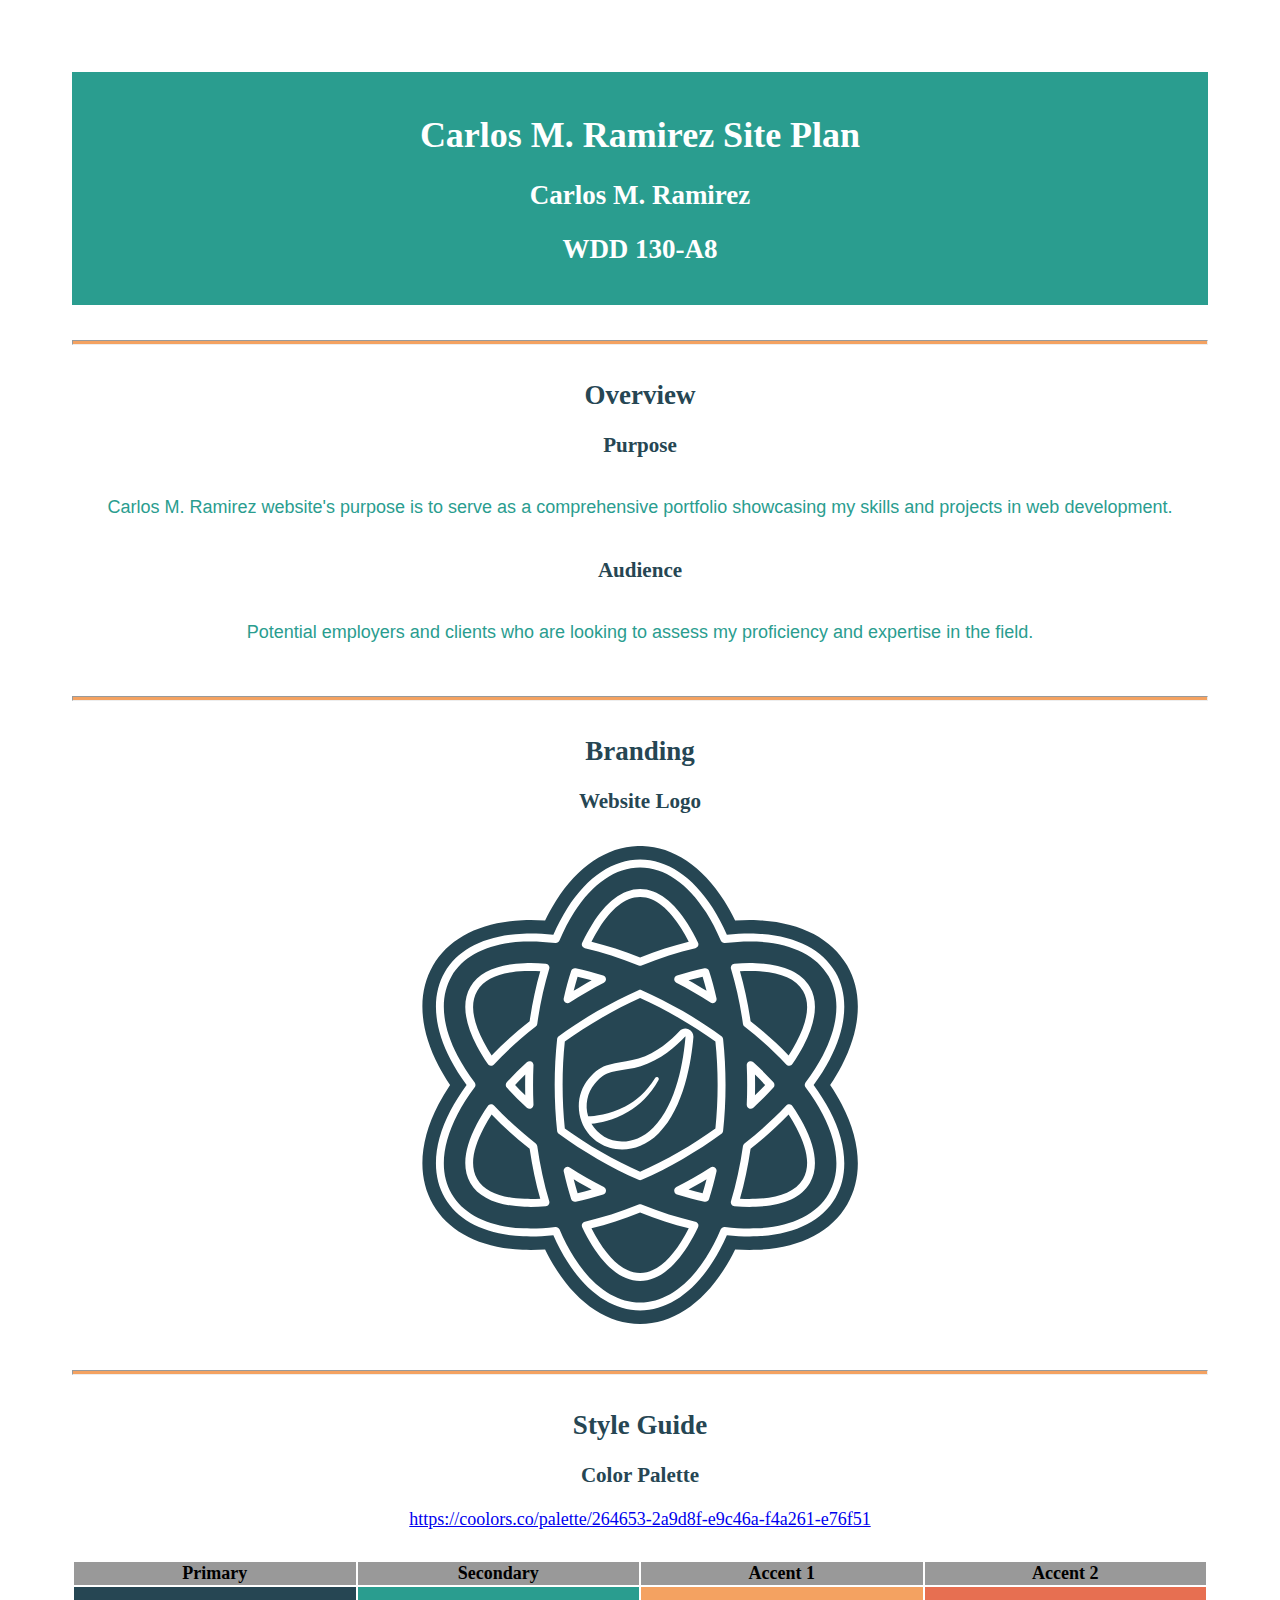
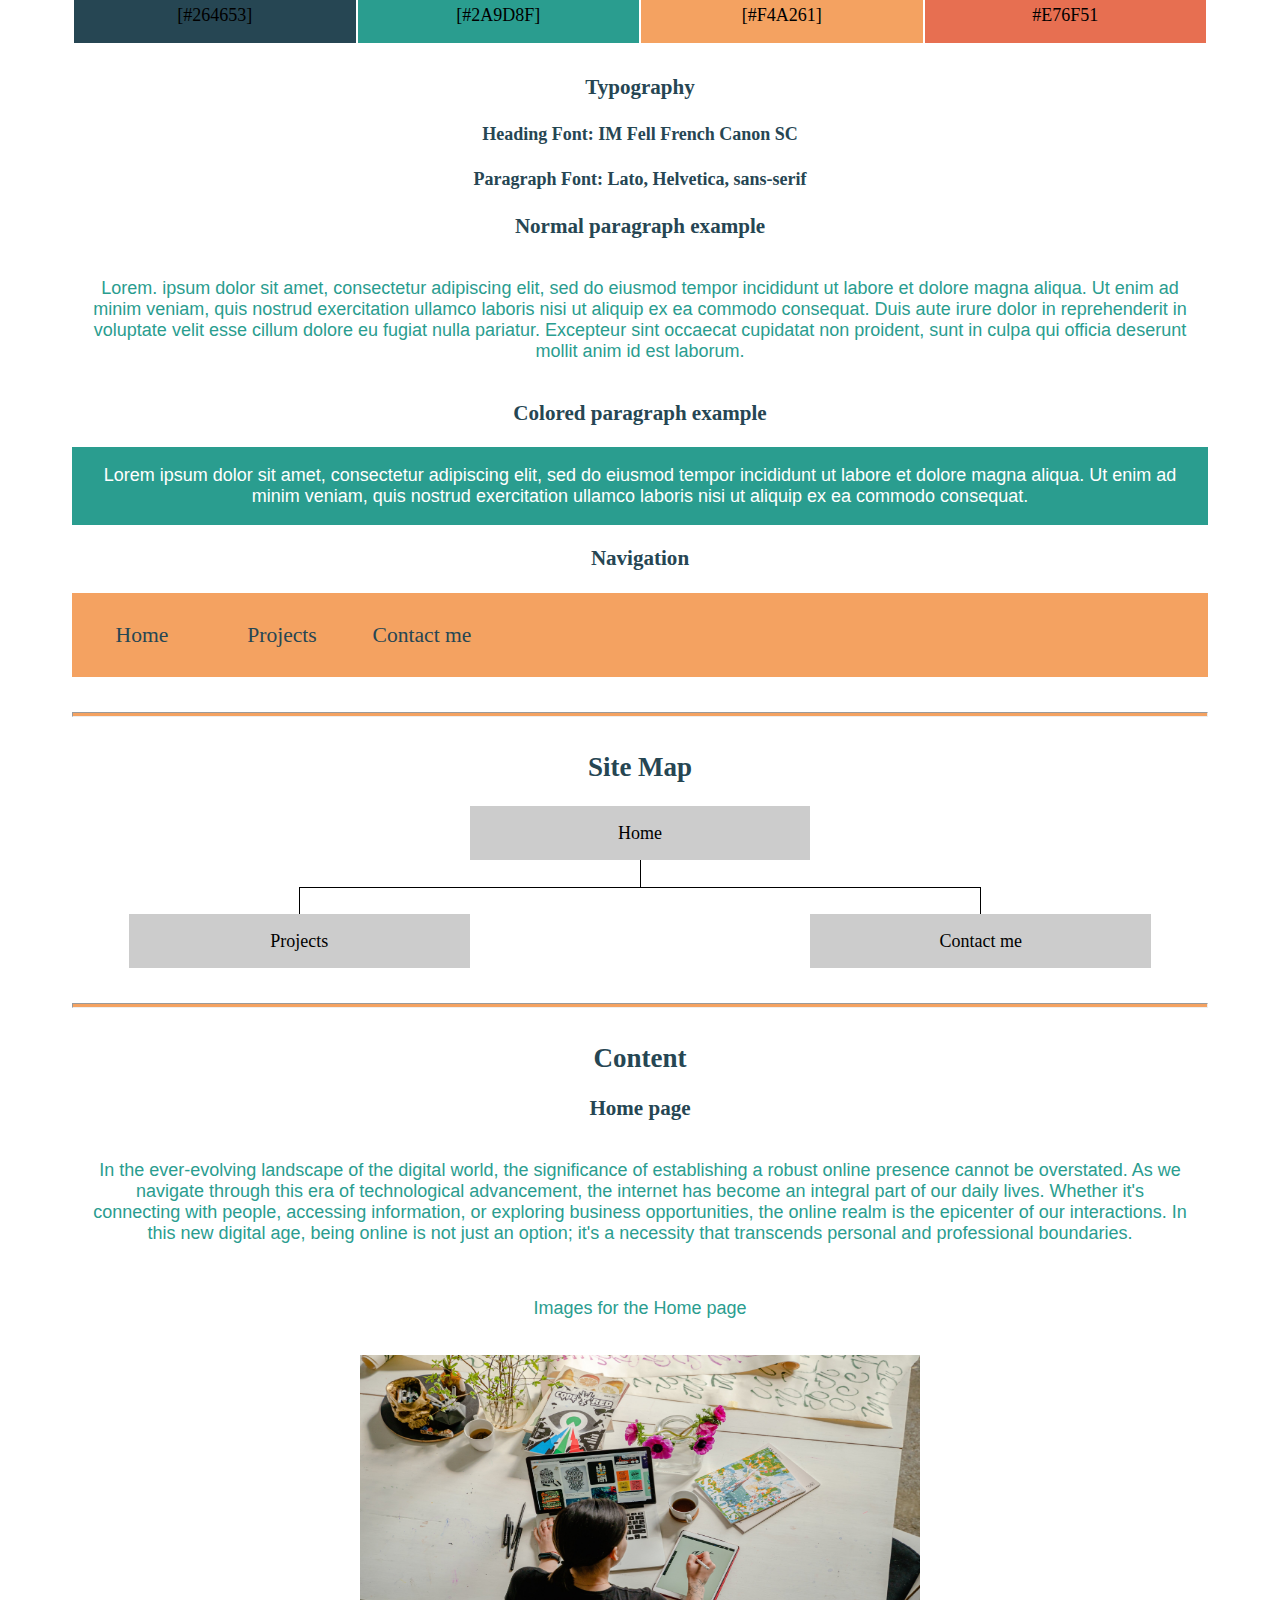
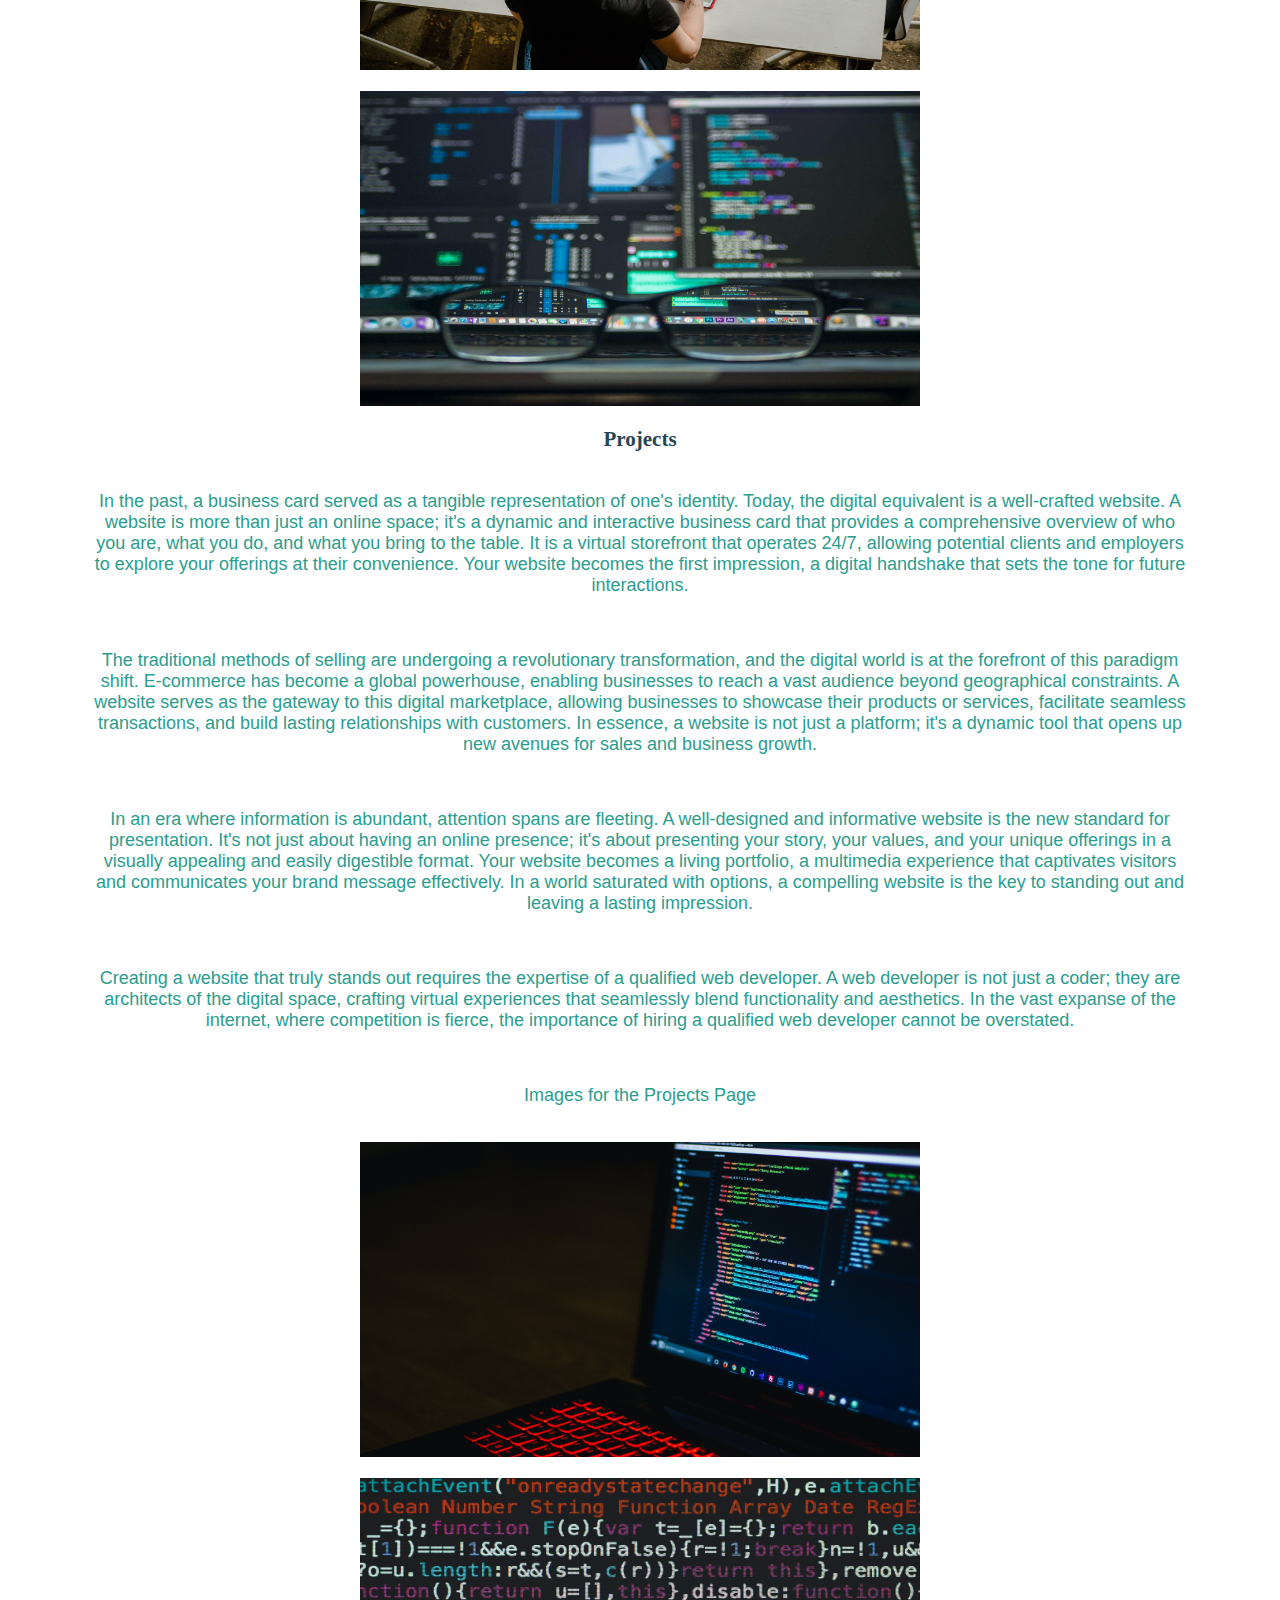
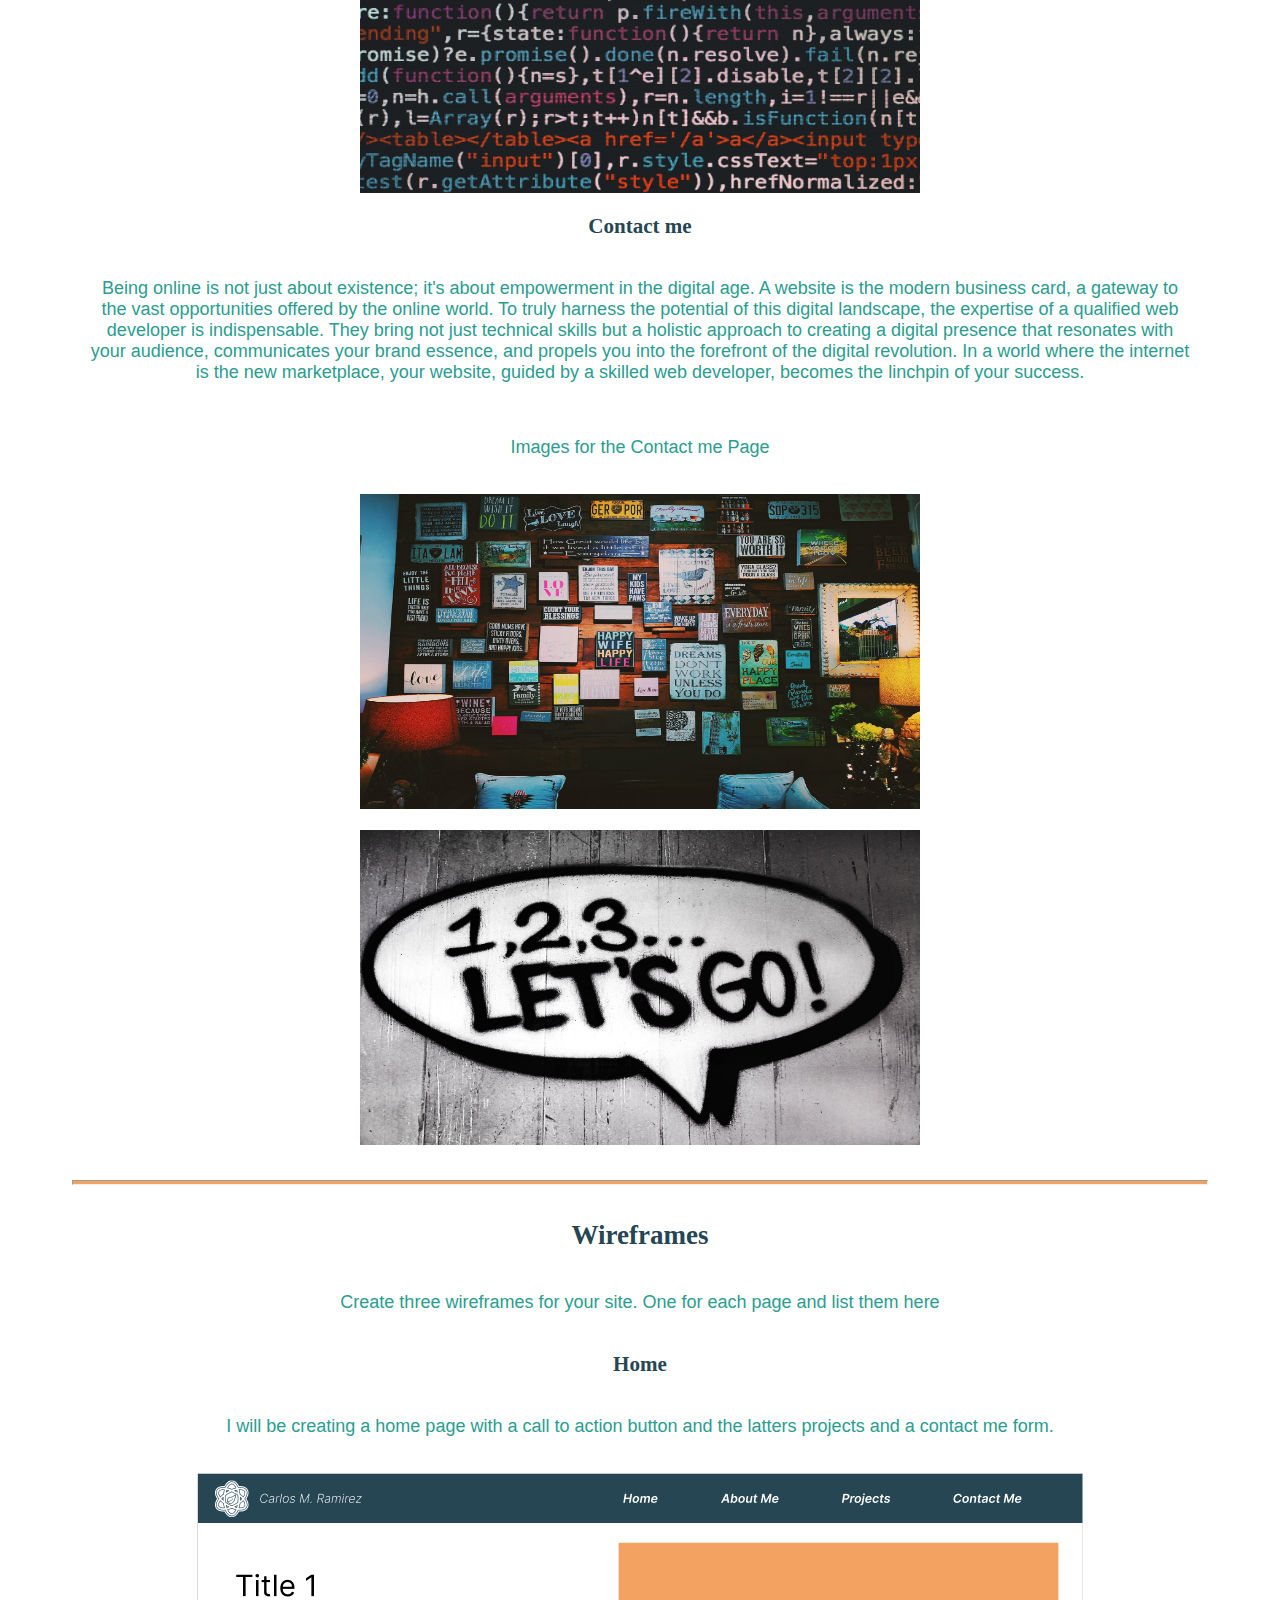
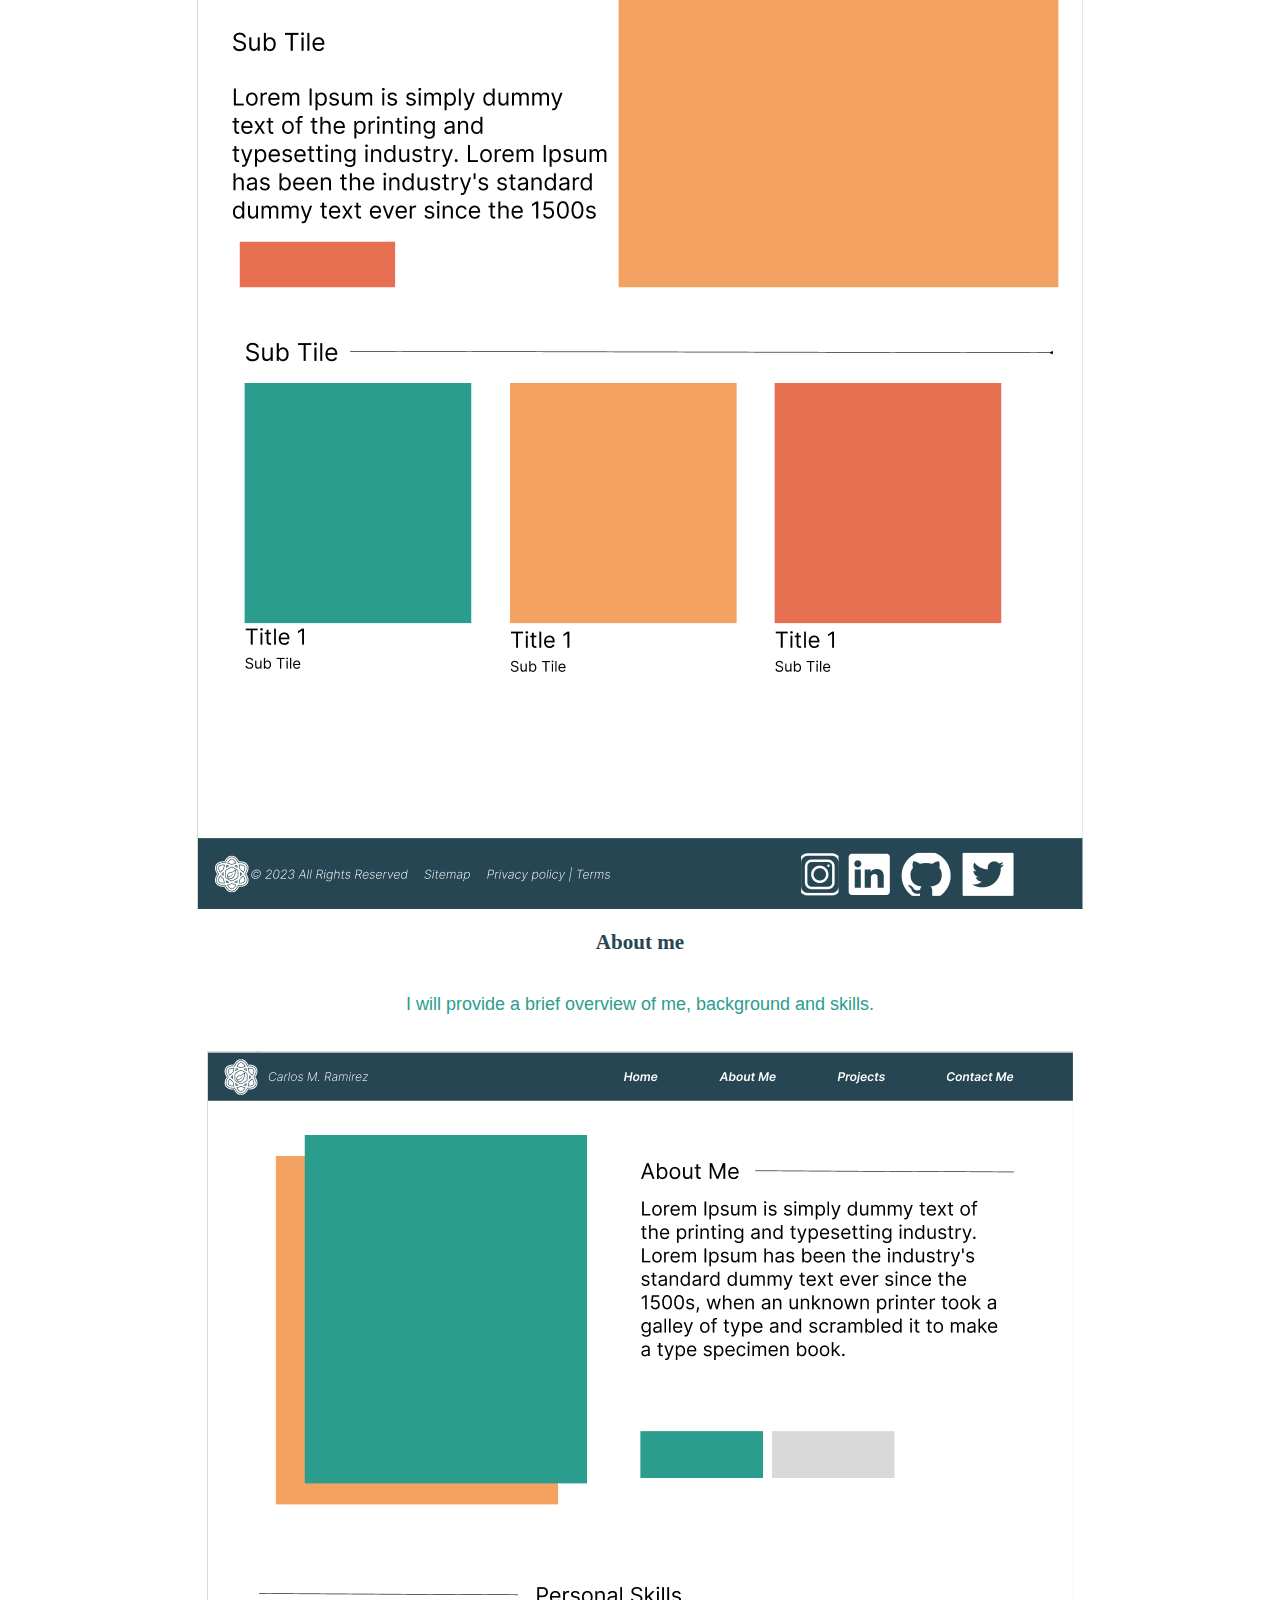
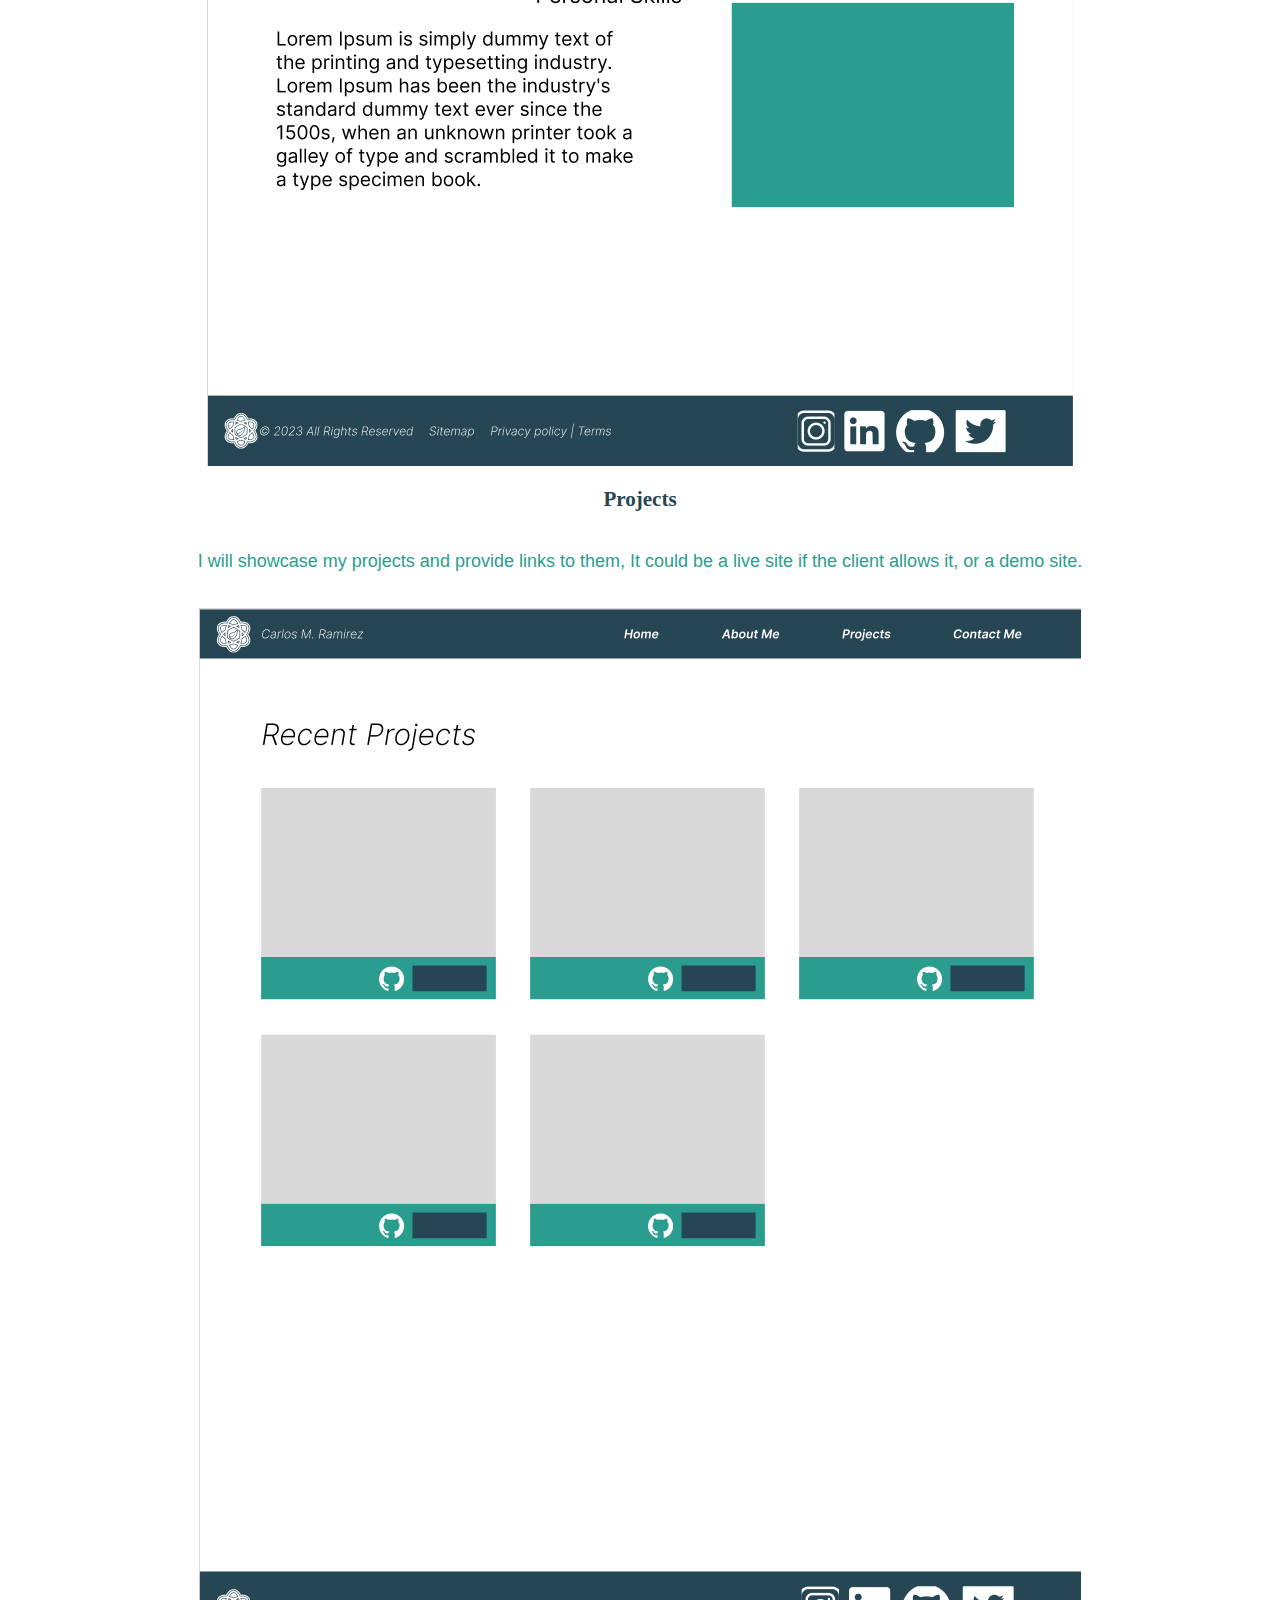
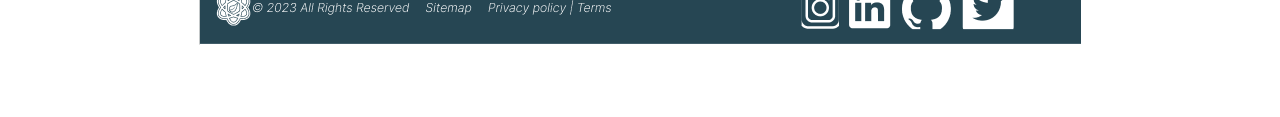
<file: portfolio/site-plan.html>
<!DOCTYPE html>
<html lang="en-us">
    
  <head>
    <meta charset="utf-8">
    <title>Site Plan</title>
    <link type="text/css" rel="stylesheet" href="styles/site-plan.css">
  </head>

  <body>
    <header>
        <h1>Carlos M. Ramirez Site Plan</h1>
        <h2>Carlos M. Ramirez</h2>
        <h2>WDD 130-A8</h2>
      <!-- In the header above, add the name or your site, your name and class number. For example if you are in section 3 you would put WDD 130.03 -->
    </header>
    <main>

      <!-- ------------------------Steps 2-3------------------------------ -->
      <hr>
      <h2>Overview</h2>
      <h3>Purpose</h3>
      <p>Carlos M. Ramirez website's purpose is to serve as a comprehensive portfolio showcasing my skills and projects in web development.</p>  <!-- change this -->


      <h3>Audience</h3>
      <p>Potential employers and clients who are looking to assess my proficiency and expertise in the field.</p>  <!-- change this -->

      <hr>
      <h2>Branding</h2>
      <h3>Website Logo</h3>
      <!-- Replace this with some sort of logo for your site.  A logo can be as simple as the name of your site in a nice font :) -->
      <img src="./styles/rsc/p_site.svg" alt="Logo image">
      <hr>
      <h2>
        Style Guide
      </h2>

      <!-- ------------------------Steps 4-8------------------------------ -->

      <h3>
        Color Palette
      </h3>
      <!--  The colors you choose for a website are one of the most important decisions you will make. Follow the instructions on the activity in iLearn then return and replace the color codes below with the hex color codes (the 6 digit numbers that show at the bottom of each color) for the colors you have chosen below.  You should have at least 2 colors but do not have to fill in all 4 if you do not need them.  -->

      <!-- Copy and paste the URL to your finished palette below Make sure to paste it into both spots -->
      <a href="https://coolors.co/palette/264653-2a9d8f-e9c46a-f4a261-e76f51"
      target="_blank">https://coolors.co/palette/264653-2a9d8f-e9c46a-f4a261-e76f51</a>


      <table class="colors">
        <tr>
            <th>Primary</th>
            <th>Secondary</th>
            <th>Accent 1</th>
            <th>Accent 2</th>
        </tr>
        <!-- Replace the numbers in the boxes below with your hex color codes. Then switch to the site-plan.css file and change your colors there as well. -->
        <tr>
            <td class="primary">[#264653]</td>
            <td class="secondary">[#2A9D8F]</td>
            <td class="accent1">[#F4A261]</td>
            <td class="accent2">#E76F51</td>
        </tr>
      </table>

      <!-- ------------------------Step 9------------------------------ -->

      <h3>
        Typography
      </h3>
      <!-- Choose a font for your paragraphs (body copy) and headlines. What font(s) have you chosen? Why did you choose what you did?  Make sure to review the list of web safe fonts at W3Schools.org as a starting point.  Think also about which of your colors above you might use for background and font colors. -->

      <h4>
        Heading Font: IM Fell French Canon SC  <!-- change this -->
      </h4>
      <h4>
        Paragraph Font: Lato, Helvetica, sans-serif  <!-- change this -->
      </h4>
      <h3>
        Normal paragraph example
      </h3>
      <p>
        Lorem. ipsum dolor sit amet, consectetur adipiscing elit, sed do eiusmod tempor incididunt ut labore et dolore magna aliqua. Ut enim ad minim veniam, quis nostrud exercitation ullamco laboris nisi ut aliquip ex ea commodo consequat. Duis aute irure dolor in reprehenderit in voluptate velit esse cillum dolore eu fugiat nulla pariatur. Excepteur sint occaecat cupidatat non proident, sunt in culpa qui officia deserunt mollit anim id est laborum.
      </p>
      <h3>
        Colored paragraph example
      </h3>
      <p class="colored">
        Lorem ipsum dolor sit amet, consectetur adipiscing elit, sed do eiusmod tempor incididunt ut labore et dolore magna aliqua. Ut enim ad minim veniam, quis nostrud exercitation ullamco laboris nisi ut aliquip ex ea commodo consequat. 
      </p>

      <!-- ------------------------Step 10------------------------------ -->

      <h3>
        Navigation
      </h3>
      <!-- Think about how you want your navigation bar to look. In the site-plan.css file change the colors to your colors to get the look you desire. --> 
      <nav>
        <a href="#">Home</a>
        <a href="#">Projects</a>
        <a href="#">Contact me</a>
      </nav>
      <hr>
      <h2>
        Site Map
      </h2>
      <div class="sitemap">
        <div class="sm-home">
          Home
        </div>
        <div class="sm-page2">
          Projects
        </div>
        <div class="sm-page3">
          Contact me
        </div>

        <div class="top">
          &nbsp;
        </div>
        <div class="left">
          &nbsp;
        </div>
        <div class="right">
          &nbsp;
        </div>

      </div>

      <!-- --------Content Section -------------- -->
      <hr>
      <h2>
        Content
      </h2>
      <h3>Home page</h3>
      <p>
        In the ever-evolving landscape of the digital world, the significance of establishing a robust online presence cannot be overstated. As we navigate through this era of technological advancement, the internet has become an integral part of our daily lives. Whether it's connecting with people, accessing information, or exploring business opportunities, the online realm is the epicenter of our interactions. In this new digital age, being online is not just an option; it's a necessity that transcends personal and professional boundaries.
      </p>
      <p>Images for the Home page</p>
        <img src="./styles/rsc/rsz_pexels-antoni-shkraba-4348401.jpg" width="560px" height="315px" alt="image for homepage"><br>
        <img src="./styles/rsc/rsz_pexels-kevin-ku-577585.jpg" width="560px" height="315px" alt="image for homepage">

      </ul>
      <h3>Projects</h3>
      <p>
        In the past, a business card served as a tangible representation of one's identity. Today, the digital equivalent is a well-crafted website. A website is more than just an online space; it's a dynamic and interactive business card that provides a comprehensive overview of who you are, what you do, and what you bring to the table. It is a virtual storefront that operates 24/7, allowing potential clients and employers to explore your offerings at their convenience. Your website becomes the first impression, a digital handshake that sets the tone for future interactions.
      </p>
      <p>
        The traditional methods of selling are undergoing a revolutionary transformation, and the digital world is at the forefront of this paradigm shift. E-commerce has become a global powerhouse, enabling businesses to reach a vast audience beyond geographical constraints. A website serves as the gateway to this digital marketplace, allowing businesses to showcase their products or services, facilitate seamless transactions, and build lasting relationships with customers. In essence, a website is not just a platform; it's a dynamic tool that opens up new avenues for sales and business growth.
      </p>
      <p>
        In an era where information is abundant, attention spans are fleeting. A well-designed and informative website is the new standard for presentation. It's not just about having an online presence; it's about presenting your story, your values, and your unique offerings in a visually appealing and easily digestible format. Your website becomes a living portfolio, a multimedia experience that captivates visitors and communicates your brand message effectively. In a world saturated with options, a compelling website is the key to standing out and leaving a lasting impression.
      </p>
      <p>
        Creating a website that truly stands out requires the expertise of a qualified web developer. A web developer is not just a coder; they are architects of the digital space, crafting virtual experiences that seamlessly blend functionality and aesthetics. In the vast expanse of the internet, where competition is fierce, the importance of hiring a qualified web developer cannot be overstated.
      </p>
      <p>Images for the Projects Page</p>
        <img src="./styles/rsc/rsz_pexels-danny-meneses-943096.jpg" width="560px" height="315px" alt="image for page"><br>
        <img src="./styles/rsc/rsz_pexels-markus-spiske-965345.jpg" width="560px" height="315px" alt="image for page">

      </ul>
      <h3>Contact me</h3>
      <p>
        Being online is not just about existence; it's about empowerment in the digital age. A website is the modern business card, a gateway to the vast opportunities offered by the online world. To truly harness the potential of this digital landscape, the expertise of a qualified web developer is indispensable. They bring not just technical skills but a holistic approach to creating a digital presence that resonates with your audience, communicates your brand essence, and propels you into the forefront of the digital revolution. In a world where the internet is the new marketplace, your website, guided by a skilled web developer, becomes the linchpin of your success.
      </p>
      <p>Images for the Contact me Page</p>
        <img src="./styles/rsc/back.jpg" width="560px" height="315px" alt="image for page3"> <br>
        <img src="./styles/rsc/go.jpg" width="560px" height="315px" alt="image for page3">

      </ul>
      <hr>
      <h2>
        Wireframes
      </h2>
      <p>
        Create three wireframes for your site. One for each page and list them here</p>

      <h3>Home</h3>
      <p>         
        I will be creating a home page with a call to action button and the latters projects and a contact me form.
      </p>
      <img src="./styles/rsc/home.png" alt="home page wireframe">

      <h3>About me</h3>
      <p>         
        I will provide a brief overview of me, background and skills.
      </p>
      <img src="./styles/rsc/about.png" alt="About me wireframe">

      <h3>Projects</h3>
      <p>         
        I will showcase my projects and provide links to them, It could be a live site if the client allows it, or a demo site.
      </p>
      <img src="./styles/rsc/projects.png" alt="Projects wireframe">
    </main>
  </body>

</html>
</file>
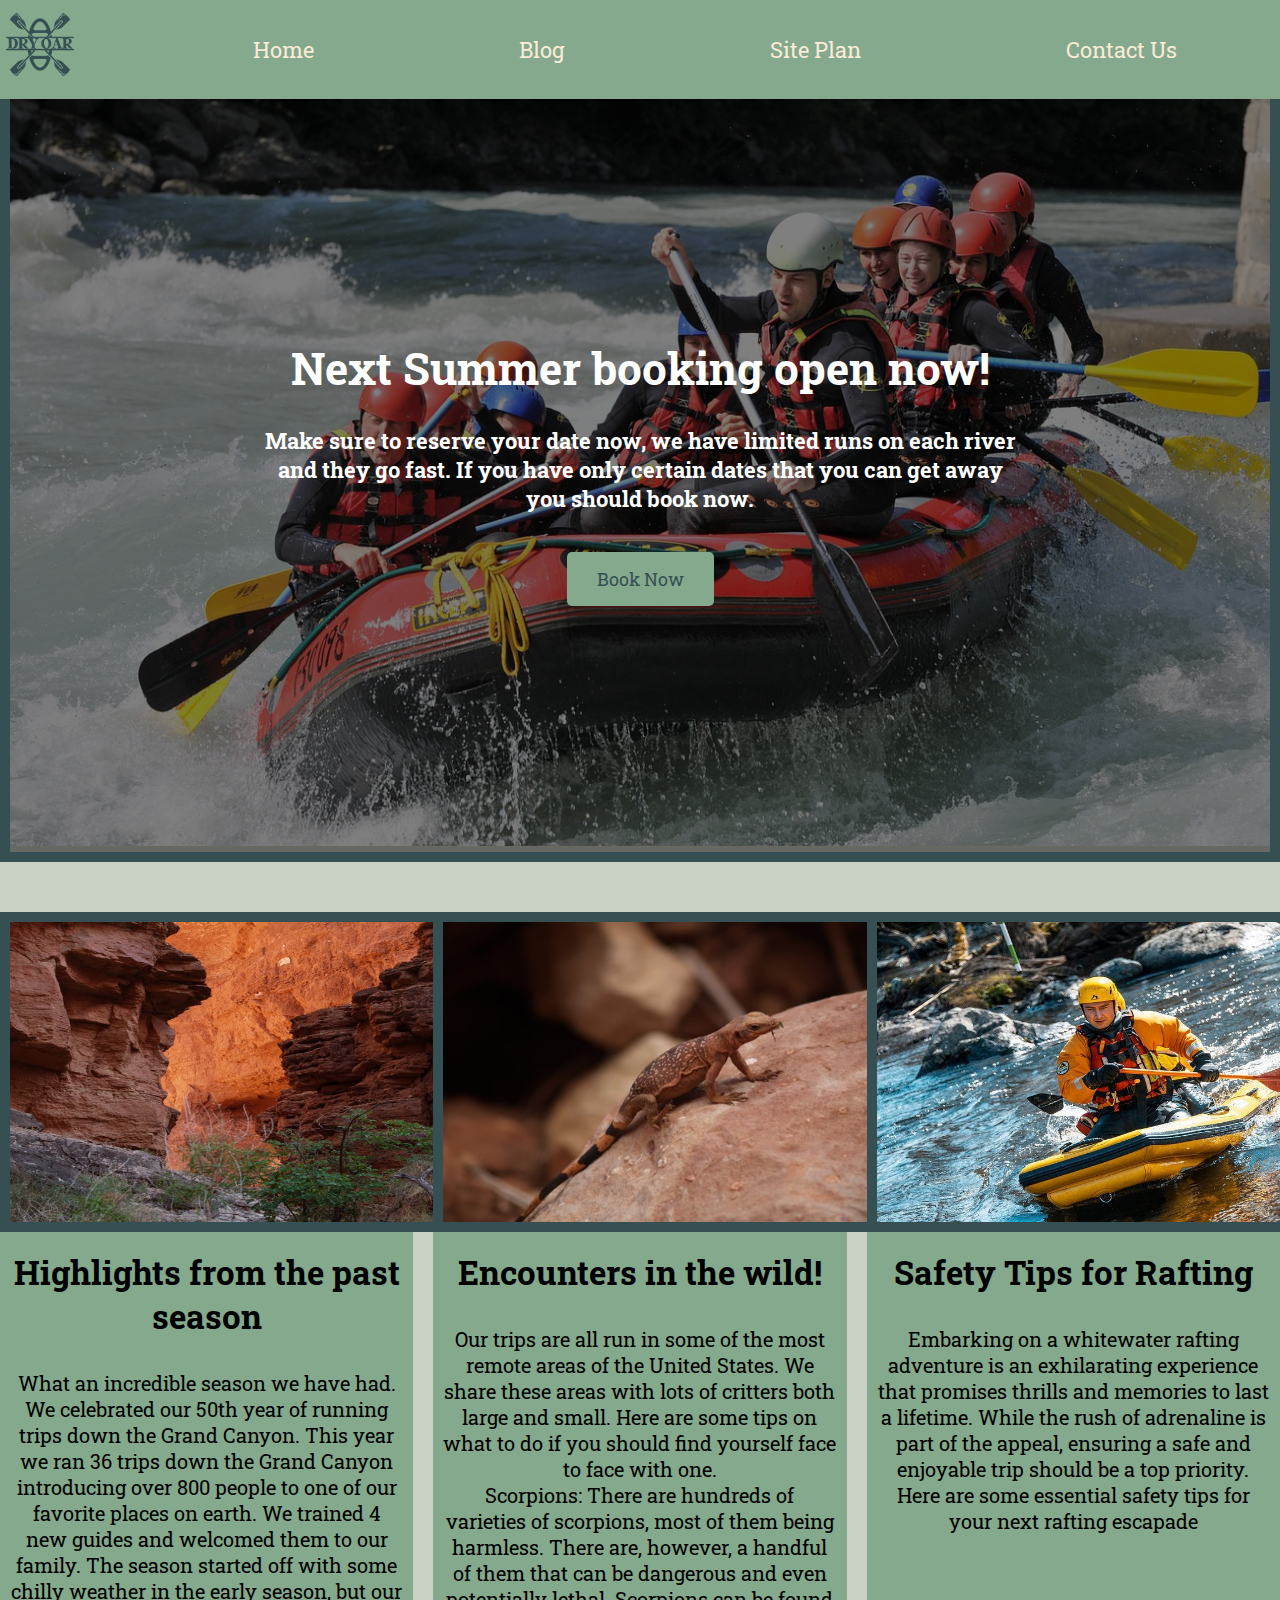
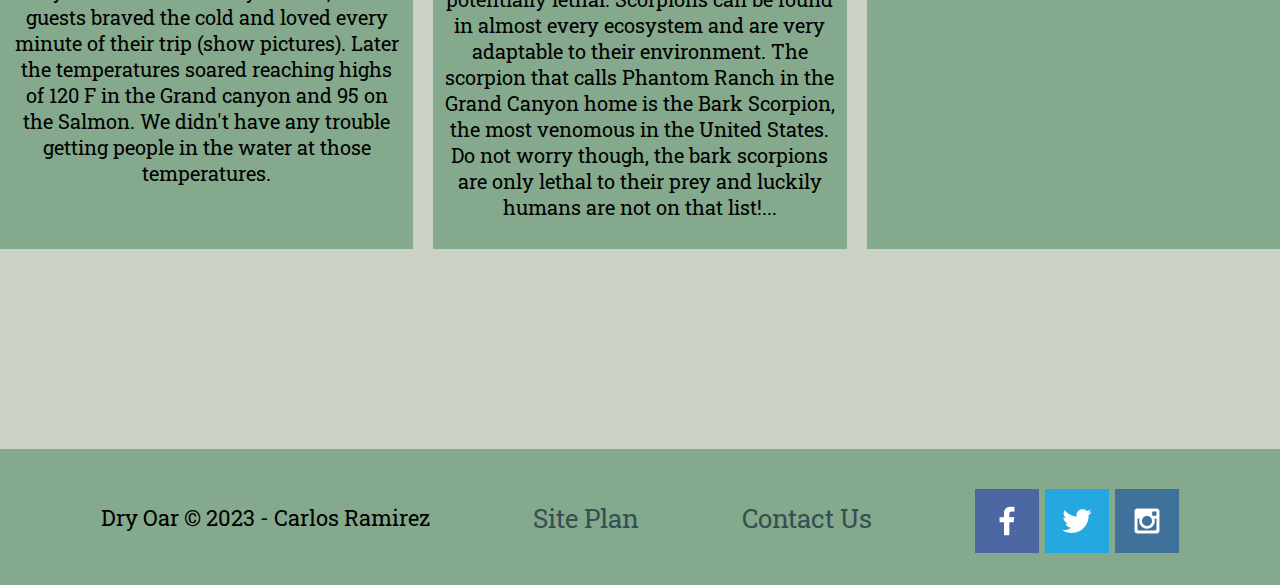
<file: wwr/blog.html>
<!DOCTYPE html>
<html lang="en">
<head>
    <meta charset="UTF-8">
    <meta name="viewport" content="width=device-width, initial-scale=1.0">
    <title>Adventure | Dry Oar Boating | Blog</title>
    <link rel="stylesheet" href="./styles/style.css">
</head>
<body>
    <div id="content">
        <header>
            <a id="Logo_Link" href="index.html">
                <img src="./images/dry_oar_logo.png" alt="Dry Oar Logo">
            </a>
            <h1>Dry Oar Boating</h1>
            <nav>
                <a href="index.html">Home</a>
                <a href="./blog.html">Blog</a>
                <a href="site-plan-rafting.html">Site Plan</a>
                <a href="contactus.html">Contact Us</a>
            </nav>
        </header>
        <div id="blog">
            <div id="blog-box">
                <img id="blog-img" src="images/rafting59_600.jpg" alt="People enjoying white water rafting">
            </div>
            <section id="blog-msg">
                <h2 class="blog-title">Next Summer booking open now!</h2>
                <h4>Make sure to reserve your date now, we have limited runs on each river and they go fast. If you have only certain dates that you can get away you should book now.</h4>
                <div class='button-blog-box'>
                    <a class='book' href="contactus.html">Book Now</a>
                </div>
            </section>
        </div>

        <div id="article-section">
            <div class="article-box">
                <img class="article-img" src="./images/canyon.jpg" alt="Image of a canyon">
                <h2 class="article-title">Highlights from the past season</h2>
                <p class="article-summary">What an incredible season we have had. We celebrated our 50th year of running trips down the Grand Canyon. This year we ran 36 trips down the Grand Canyon introducing over 800 people to one of our favorite places on earth. We trained 4 new guides and welcomed them to our family. The season started off with some chilly weather in the early season, but our guests braved the cold and loved every minute of their trip (show pictures). Later the temperatures soared reaching highs of 120 F in the Grand canyon and 95 on the Salmon. We didn't have any trouble getting people in the water at those temperatures.</p>
            </div>
        
            <div class="article-box">
                <img class="article-img" src="./images/chuckwalla.jpg" alt="Picture of a Chuckwalla">
                <h2 class="article-title">Encounters in the wild!</h2>
                <p class="article-summary">Our trips are all run in some of the most remote areas of the United States. We share these areas with lots of critters both large and small. Here are some tips on what to do if you should find yourself face to face with one. <br>Scorpions: There are hundreds of varieties of scorpions, most of them being harmless. There are, however, a handful of them that can be dangerous and even potentially lethal. Scorpions can be found in almost every ecosystem and are very adaptable to their environment. The scorpion that calls Phantom Ranch in the Grand Canyon home is the Bark Scorpion, the most venomous in the United States. Do not worry though, the bark scorpions are only lethal to their prey and luckily humans are not on that list!...</p>
            </div>
        
            <div class="article-box">
                <img class="article-img" src="./images/tips.jpg" alt="Image for Rafting">
                <h2 class="article-title">Safety Tips for Rafting</h2>
                <p class="article-summary">Embarking on a whitewater rafting adventure is an exhilarating experience that promises thrills and memories to last a lifetime. While the rush of adrenaline is part of the appeal, ensuring a safe and enjoyable trip should be a top priority. Here are some essential safety tips for your next rafting escapade</p>
            </div>
        </div>
                
        <footer>
            <p>Dry Oar &copy; 2023 - Carlos Ramirez</p>
            <p><a href="site-plan-rafting.html">Site Plan</a></p>
            <p><a href="contactus.html">Contact Us</a></p>
            <div class="social">
                <a href="https://facebook.com" target="_blank">
                    <img src="images/facebook.png" alt="fb icon">
                </a>
                <a href="https://twitter.com" target="_blank">
                    <img src="images/twitter.png" alt="twitter icon">
                </a>
                <a href="https://instagram.com" target="_blank">
                    <img src="images/instagram.png" alt="instagram icon">
                </a>
            </div>
        </footer>
    </div>
</body>
</html>
</file>
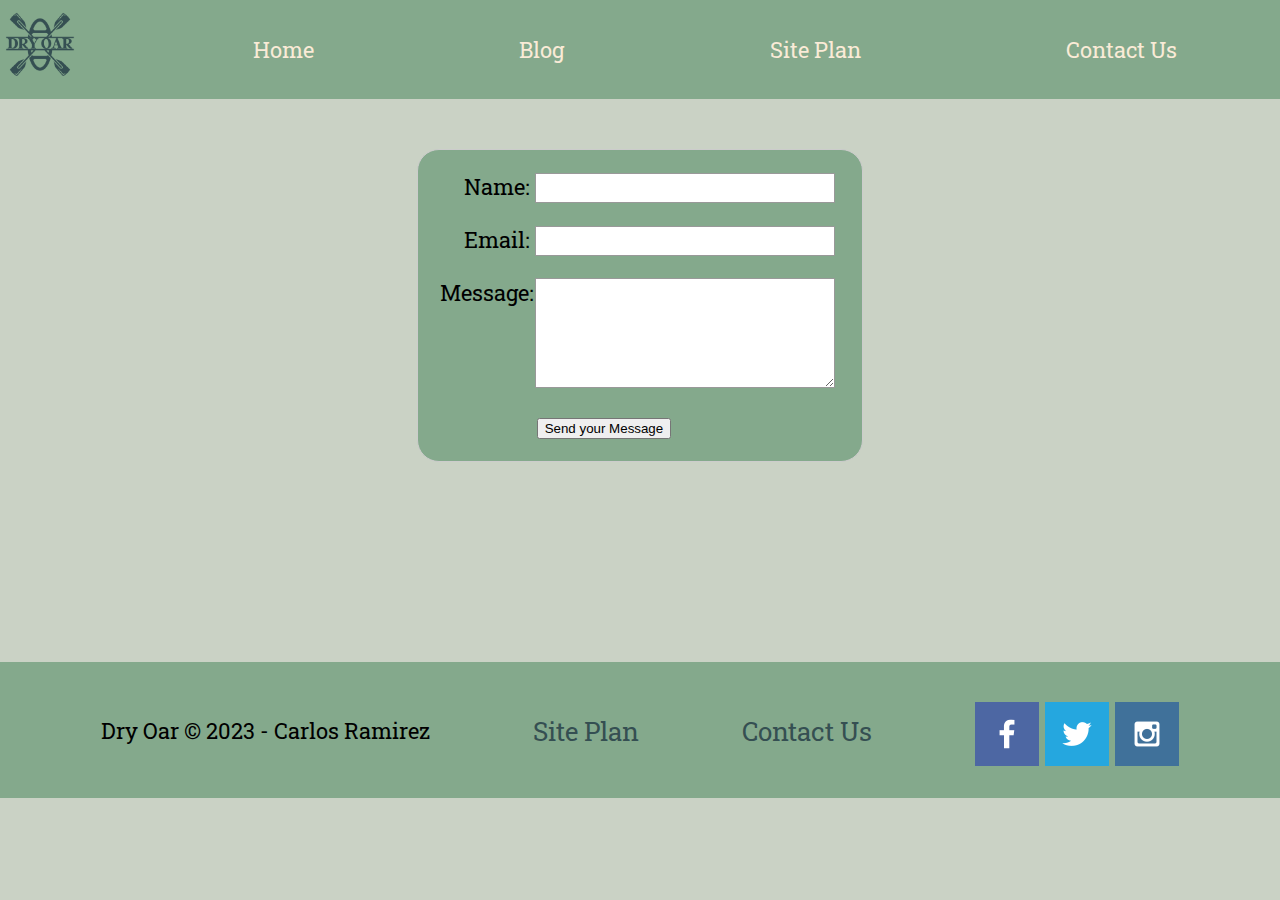
<file: wwr/contactus.html>
<!DOCTYPE html>
<html lang="en">
<head>
    <meta charset="UTF-8">
    <meta name="viewport" content="width=device-width, initial-scale=1.0">
    <title>Contact Us</title>
    <link rel="stylesheet" href="./styles/style.css">
</head>
<body>
    <div id="content">
        <header>
            <a id="Logo_Link" href="index.html">
                <img src="./images/dry_oar_logo.png" alt="Dry Oar Logo">
            </a>
            <h1>Dry Oar Boating</h1>
            <nav>
                <a href="index.html">Home</a>
                <a href="./blog.html">Blog</a>
                <a href="site-plan-rafting.html">Site Plan</a>
                <a href="contactus.html">Contact Us</a>
            </nav>
        </header>
        <main>
            <div id="feedback"></div>

            <form action="">
                <ul>
                    <li>
                      <label for="name">Name:</label>
                      <input type="text" id="name" name="user_name" />
                    </li>
                    <li>
                      <label for="mail">Email:</label>
                      <input type="email" id="mail" name="user_email" />
                    </li>
                    <li>
                      <label for="msg">Message:</label>
                      <textarea id="msg" name="user_message"></textarea>
                    </li>
                    <li class="button">
                        <button type="submit">Send your Message</button>
                    </li>
                  </ul>
            </form>
        </main>
        <footer>
            <p>Dry Oar &copy; 2023 - Carlos Ramirez</p>
            <p><a href="site-plan-rafting.html">Site Plan</a></p>
            <p><a href="contactus.html">Contact Us</a></p>
            <div class="social">
                <a href="https://facebook.com" target="_blank">
                    <img src="images/facebook.png" alt="fb icon">
                </a>
                <a href="https://twitter.com" target="_blank">
                    <img src="images/twitter.png" alt="twitter icon">
                </a>
                <a href="https://instagram.com" target="_blank">
                    <img src="images/instagram.png" alt="instagram icon">
                </a>
            </div>
        </footer>
    </div>
    <script>
        // get the feedback div element so we can do something with it.
        const feedbackElement = document.getElementById('feedback');
        // get the form so we can read what was entered in it.
        const formElement = document.forms[0];
        // add a 'listener' to wait for a submission of our form. When that happens run the code below.
        formElement.addEventListener('submit', function(e) {
            // stop the form from doing the default action.
            e.preventDefault();
            // set the contents of our feedback element to a message letting the user know the form was submitted successfully. Notice that we pull the name that was entered in the form to personalize the message!
            feedbackElement.innerHTML = 'Hello '+ formElement.user_name.value +'! Thank you for your message. We will get back with you as soon as possible!';
            // make the feedback element visible.
            feedbackElement.style.display = "block";
            // add a class to move everything down so our message doesn't cover it.
            document.body.classList.toggle('moveDown');
        });
    </script>
</body>
</html>
</file>
<file: portfolio/styles/styles.css>
@import url('https://fonts.googleapis.com/css2?family=Roboto+Slab:wght@300&display=swap');

#content {
    max-width: 1600px;
    margin: 0 auto;
    display: grid;
}

header {
    background-color: #264653;
    display: grid;
    grid-template-columns: 150px auto;
}

#Logo_Link img {
    width: 80px;
    padding-top: 5px;
}

nav {
    display: flex;
    justify-content: space-around;
    grid-column: 2 / -2;
}

nav a{
    text-align: center;
    color: antiquewhite;
    text-decoration: none;
    padding: 35px;
}

nav a:hover {
    background-color: #2A9D8F;
    color: #264653;
}

#home-web {
    display: grid;
    grid-template-columns: 1fr 3fr 1fr;
    margin-top: -100px;
}

#home-box::before {
    content: "";
    position: absolute;
    top: 0;
    left: 0;
    width: 100%;
    height: 100%;

    z-index: 1;
}

#home-box {
    grid-column: 1/4;
    grid-row: 1/3;
    z-index: -1;
    position: relative;
}

.button-box {
    text-align: center;
}

main section {
    text-align: center;
}

#background {
    height: 725px;
    background-color: #264653;
    grid-column: 1 / 11;
    grid-row: 4 / 9;
}

body {
    background-color: white;
    font-family: 'Roboto Slab', Arial, sans-serif;
    font-size: 22px;
    margin: 0;
    padding: 0;
}




footer {
    background-color: #264653;
    color: white;
    padding: 25px 50px;
    margin-top: 200px;
    display: flex;
    justify-content: space-around;
    align-items: center;
}


h4 {
    color: #354f52;
}

footer a {
    color: white;
    text-decoration: none;
    font-size: 1.2em;
}

footer a:hover {
    color: #2A9D8F;
}

.icon {
    width: 80px;
    padding-top: 10px;
}

#hero-img {
    width: 100%;
}


h2 {
    margin: 0;
}

footer a img {
    width: 50px;
    height: 50px;
}


.card-img {
    border: 10px solid #84a98c;
    transition: transform .5s;
    box-shadow: 5px 5px 10px #6f7364;
}

main section img {
    box-sizing: border-box;
}



#home-img {
    width: 100%;
    z-index: 2;
}

#home-msg {
    color: white;
    grid-column: 2/3;
    grid-row: 1/3;
    display: flex;
    flex-direction: column;
    justify-content: center;
    align-items: center;
    text-align: center;
}

#home-msg h4 {
    color: white;
  }

.home-title {
    text-align: center;
    color: white;
    font-family: 'Roboto Slab', Arial, sans-serif;
    font-size: 2em;
    margin-top: 70px;
}

.button-home-box {
    text-align: center;
    margin-top: 20px;
}

#recent-projects {
    display: grid;
    grid-template-columns: repeat(3, 1fr);
    gap: 20px;
    margin-top: 50px;
}

.website-box {
    text-align: center;
}

.article-img {
    width: 300%;
    max-width: 300px;
    height: 300px;
    transition: opacity 0.3s ease;
}

.article-img:hover {
    opacity: 0.8;
}

.box-title {
    margin-top: 10px;
    font-size: 1.5em;
    padding: 2px;
}

.website-summary {
    color: black;
    font-size: 0.9em;
    justify-content: center;
    align-items: center;
    text-align: center;
    padding: 10px;
}
  
ul {
    list-style: none;
    padding: 0;
    margin: 0;
  }


  input,
  textarea {
    /* To make sure that all text fields have the same font settings
       By default, textareas have a monospace font */
    font: 1em sans-serif;
  
    /* Uniform text field size */
    width: 300px;
    box-sizing: border-box;
  
    /* Match form field borders */
    border: 1px solid #999;
  }
  
  input:focus,
  textarea:focus {
    /* Additional highlight for focused elements */
    border-color: #000;
  }
  
  textarea {
    /* Align multiline text fields with their labels */
    vertical-align: top;
  
    /* Provide space to type some text */
    height: 5em;
  }
  
  .button {
    /* Align buttons with the text fields */
    padding-left: 90px; /* same size as the label elements */

  }
  
  button {
    /* This extra margin represent roughly the same space as the space
       between the labels and their text fields */
    margin-left: 0.5em;
  }

#presentation {
    display: grid;
    grid-template-columns: repeat(2, 1fr);
    gap: 20px;
    margin-top: 50px;
    align-items: center;
}

.text-box {
    text-align: center;
}

.presentation-img {
    text-align: center;
}
.presentation-img {
    width: 800px;
    height: 600px;
    transition: opacity 0.3s ease;
}

.presentation-img:hover {
    opacity: 0.8;
}

.presentation-title {
    margin-top: 10px;
    font-size: 1.5em;
    padding: 2px;
}

.presentation-summary {
    color: black;
    font-size: 0.9em;
    justify-content: center;
    align-items: center;
    text-align: center;
    padding: 10px;
}

.call-to-action {
    background-color: #E76F51;
    color: white;
    text-decoration: none;
    font-size: 18px;
    padding: 15px 30px;
    margin-top: 50px;
    border-radius: 5px;
}

.call-to-action:hover {
    background-color: #F4A261;
    color: black;
}

.w3-row-padding {
    display: grid;
    grid-template-columns: repeat(3, 1fr);
    grid-template-rows: repeat(3, auto);
    gap: 30px;
  }

.w3-third img:hover {
    opacity: 0.6;
    transform: scale(1.1);
}

.w3-third img {
    border: 5px solid #264653;
}

.w3-container.w3-white h3 img {
    width: 40px;
    height: 40px;
    margin-left: 10px;
    vertical-align: middle;
    border: none;
}

* {
    box-sizing: border-box;
  }
  
  /* Style inputs */
  input[type=text], select, textarea {
    width: 100%;
    padding: 12px;
    border: 1px solid #ccc;
    margin-top: 6px;
    margin-bottom: 16px;
    resize: vertical;
  }
  
  input[type=submit] {
    background-color: #264653;
    color: white;
    padding: 12px 20px;
    border: none;
    cursor: pointer;
  }
  
  input[type=submit]:hover {
    background-color: #2A9D8F;
  }
  
  /* Style the container/contact section */
  .container {
    border-radius: 5px;
    background-color: #f2f2f2;
    padding: 10px;
  }
  
  /* Create two columns that float next to eachother */
  .column {
    float: left;
    width: 50%;
    margin-top: 6px;
    padding: 20px;
  }
  
  /* Clear floats after the columns */
  .row:after {
    content: "";
    display: table;
    clear: both;
  }
  
#about-presentation {
    display: grid;
    grid-template-columns: repeat(2, 1fr);
    gap: 20px;
    margin-top: 50px;
    align-items: center;
}

.about-presentation-img {
    text-align: center;
}

.about-presentation-img {
    width: 800px;
    height: 600px;
    transition: opacity 0.3s ease;
}

.about-presentation-img:hover {
    opacity: 0.8;
}

.about-presentation-title {
    margin-top: 10px;
    font-size: 1.5em;
    padding: 2px;
}

.about-presentation-summary {
    color: black;
    font-size: 0.9em;
    justify-content: center;
    align-items: center;
    text-align: left;
    padding: 10px;
}

.button-about-box {
    text-align: left;
    margin-top: 20px;
}

.call-to-action-about {
    background-color: #2A9D8F;
    color: white;
    text-decoration: none;
    font-size: 18px;
    padding: 15px 30px;
    margin-top: 50px;
    border-radius: 5px;
}

.call-to-action-about:hover {
    background-color: #F4A261;
    color: black;
}

.button-about-box2 {
    text-align: left;
    margin-top: 20px;
}

.call-to-action-about2 {
    background-color: gray;
    color: white;
    text-decoration: none;
    font-size: 18px;
    padding: 15px 30px;
    margin-top: 50px;
    border-radius: 5px;
}

.call-to-action-about2:hover {
    background-color: #F4A261;
    color: black;
}

#skills-presentation {
    display: grid;
    grid-template-columns: repeat(2, 1fr);
    gap: 20px;
    margin-top: 50px;
    align-items: center;
}

.skills-presentation-img {
    text-align: center;
}

.skills-presentation-img {
    width: 800px;
    height: 600px;
    transition: opacity 0.3s ease;
}

.skills-presentation-img:hover {
    opacity: 0.8;
}

.skills-presentation-summary {
    color: black;
    font-size: 0.9em;
    justify-content: center;
    align-items: center;
    text-align: right;
    padding: 10px;
}

.skills-presentation-img {
    max-width: 100%;
    height: 300px;
    width: 600px;
}
 /* Responsive layout - when the screen is less than 600px wide, make the two columns stack on top of each other instead of next to each other */
  @media screen and (max-width: 600px) {
    .column, input[type=submit] {
      width: 100%;
      margin-top: 0;
    }
  }
</file>
<file: wwr/styles/style.css>
@import url('https://fonts.googleapis.com/css2?family=Roboto+Slab:wght@300&display=swap');

#content {
    max-width: 1600px;
    margin: 0 auto;
}

nav a{
    text-align: center;
    color: antiquewhite;
    text-decoration: none;
    padding: 35px;
}

#hero-msg h1 {
    text-align: center;
}

#hero-msg h4 {
    text-align: center;
    color: white;
}

.button-box {
    text-align: center;
}

main section {
    text-align: center;
}

#background {
    height: 725px;
    background-color: #84a98c;
    grid-column: 1 / 11;
    grid-row: 4 / 9;
}

body {
    background-color: #cad2c5;
    font-family: 'Roboto Slab', Arial, sans-serif;
    font-size: 22px;
    margin: 0;
    padding: 0;
}

header {
    background-color: #84a98c;
    display: grid;
    grid-template-columns: 150px auto;
}

nav a:hover {
    background-color: #84a98c;
    color: black;
}

.book, .join{
    background-color: #84a98c;
    color: #354f52;
    text-decoration: none;
    font-size: 18px;
    padding: 15px 30px;
    margin-top: 50px;
    border-radius: 5px;
}

.book:hover, .join:hover{
    background-color: #84a98c;
    color: #354f52;
}

.msg {
    background-color: #84a98c;
    line-height: 1.5em;
    padding: 35px;
    grid-column: 6/10;
    grid-row: 6/7;
    box-shadow: 5px 5px 10px #6f7364;
}

footer {
    background-color: #84a98c;
    color: black;
    padding: 25px 50px;
    margin-top: 200px;
    display: flex;
    justify-content: space-around;
    align-items: center;
}

.home-title {
    text-align: center;
    color: white;
    font-family: 'Roboto Slab', Arial, sans-serif;
    font-size: 2em;
    margin-top: 10px;
}

h4 {
    color: #354f52;
}

.msg h2 {
    color: #354f52;
    font-family: 'Roboto Slab', Arial, sans-serif;
}

.msg p {
    color: #354f52;
    font-size: .8em;
    padding-bottom: 15px;
}

footer a {
    color: #354f52;
    text-decoration: none;
    font-size: 1.2em;
}

footer a:hover {
    color: black;
}

.icon {
    width: 80px;
    padding-top: 10px;
}

#hero-img {
    width: 100%;
}

footer p a:hover {
    text-decoration: underline;
}

#Logo_Link img {
    width: 80px;
    padding-top: 5px;

}

h2 {
    margin: 0;
}

footer .social img {
    padding-top: 15px;
}

.rivers-card, .camping-card, .rapids-card {
    margin: 200px 0;
}

.card-img {
    border: 10px solid #84a98c;
    transition: transform .5s;
    box-shadow: 5px 5px 10px #6f7364;
}

main section img {
    box-sizing: border-box;
}

nav {
    display: flex;
    justify-content: space-around;
    align-items: center;
    grid-column: 2 / -2;
}

#logo_link {
    padding-top: 5px;
    justify-self: center;
    align-self: center;
}

#hero {
    display: grid;
    grid-template-columns: 1fr 3fr 1fr;
    margin-top: -100px;
}

#hero-box {
    grid-column: 1/4;
    grid-row: 1/3;
    z-index: -1;
}

#hero-msg {
    grid-column: 2/3;
    grid-row: 1/2;
    margin-top: 100px;
}

.card-img, .mountains {
    width: 100%;
}

.mountains {
    width: 100%;
    grid-column: 2/7;
    grid-row: 5/8;
    box-shadow: 5px 5px 10px #6f7364;
}

.rapids-card {
    grid-column: 8/10;
    grid-row: 2/3;
}

.camping-card {
    grid-column: 5/7;
    grid-row: 2/3;
}

.rivers-card {
    grid-column: 2/4;
    grid-row: 2/3;
}

.card-img:hover {
    opacity: .6;
    transform: scale(1.1);
}

.home-grid {
    display: grid;
    grid-template-columns:repeat(10, 1fr);
}

header h1 {
    display: none;
}

#blog {
    display: grid;
    grid-template-columns: 1fr 3fr 1fr;
    margin-top: -100px;
}

#blog-box::before {
    content: "";
    position: absolute;
    top: 0;
    left: 0;
    width: 100%;
    height: 100%;
    background-color: rgba(0, 0, 0, 0.5);
    z-index: 1;
}

#blog-box {
    grid-column: 1/4;
    grid-row: 1/3;
    z-index: -1;
    position: relative;
    border: 10px solid #354f52;
}

#blog-img {
    width: 100%;
    z-index: 2;
}

#blog-msg {
    color: white;
    grid-column: 2/3;
    grid-row: 1/3;
    display: flex;
    flex-direction: column;
    justify-content: center;
    align-items: center;
    text-align: center;
}

#blog-msg h4 {
    color: white;
  }

.blog-title {
    text-align: center;
    color: white;
    font-family: 'Roboto Slab', Arial, sans-serif;
    font-size: 2em;
    margin-top: 70px;
}

.button-blog-box {
    text-align: center;
    margin-top: 20px;
}

#article-section {
    display: grid;
    grid-template-columns: repeat(3, 1fr);
    gap: 20px;
    margin-top: 50px;
}

.article-box {
    text-align: center;
    background-color: #84a98c;
}

.article-img {
    width: 500%;
    max-width: 500px;
    height: 300px;
    border: 10px solid #354f52;
    transition: opacity 0.3s ease;
}

.article-img:hover {
    opacity: 0.8;
}

.article-title {
    margin-top: 10px;
    font-size: 1.5em;
    padding: 2px;
}

.article-summary {
    color: black;
    font-size: 0.9em;
    justify-content: center;
    align-items: center;
    text-align: center;
    padding: 10px;
}

form {
    /* Center the form on the page */
    margin: 50px auto;
    width: 400px;
    /* Form outline */
    padding: 1em;
    border: 1px solid #ccc;
    border-radius: 1em;
    background-color: #84a98c;
  }
  
  ul {
    list-style: none;
    padding: 0;
    margin: 0;
  }
  
  form li + li {
    margin-top: 1em;
  }
  
  label {
    /* Uniform size & alignment */
    display: inline-block;
    width: 90px;
    text-align: right;
  }
  
  input,
  textarea {
    /* To make sure that all text fields have the same font settings
       By default, textareas have a monospace font */
    font: 1em sans-serif;
  
    /* Uniform text field size */
    width: 300px;
    box-sizing: border-box;
  
    /* Match form field borders */
    border: 1px solid #999;
  }
  
  input:focus,
  textarea:focus {
    /* Additional highlight for focused elements */
    border-color: #000;
  }
  
  textarea {
    /* Align multiline text fields with their labels */
    vertical-align: top;
  
    /* Provide space to type some text */
    height: 5em;
  }
  
  .button {
    /* Align buttons with the text fields */
    padding-left: 90px; /* same size as the label elements */

  }
  
  button {
    /* This extra margin represent roughly the same space as the space
       between the labels and their text fields */
    margin-left: 0.5em;
  }
  
  #feedback {
    background-color: antiquewhite;
    position: absolute;
    top: 0;
    left: 0;
    right: 0;
    padding: .5em;
    /* make this element invisible until we are ready for it */
    display: none;      
}
.moveDown {
    margin-top: 3em;
}

@media screen and (max-width: 900px) {
    #hero, .home-grid {
        display: block;
        height: auto;
    }
    nav, footer {
        flex-direction: column;
    }
    nav a {
        display: block;
        padding: 15px;
    }
    #hero {
        margin-top: 0;
    }
    #hero-msg {
        margin-top: 0;
    }
    #hero-msg h4 {
        display: none;
    }
    .home-title {
        font-size: 25px;
        color: #6f7364;
    }
    .rivers-card, .camping-card, .rapids-card { 
        margin: 50px auto;
        width: 60%;
    }
    #background {
        display: none;
    }
    .mountains, .msg {
        width: 80%;
        display: block;
        margin: 0 auto;
    }
    footer {
        margin-top: 25px;
    }
}
</file>
<file: positionstyles.css>
/* CSS - Name: "positionstyles.css" */
/* Activity 1 styles */
.content1 {
  /* This is the parent of the activity 1 boxes. */
  display: grid;
  grid-template-columns: 1fr 1fr;
  justify-items: center;
  gap: 20px;

}
.red1 { 
  width: 100%; 
  height: 100px; 
  background-color: red;
  grid-column: 1 / 3;

} 
.green1 {
  width: 200px; 
  height: 200px; 
  background-color: green;
  margin: auto; 

} 
.yellow1 {
  width: 200px; 
  height: 200px; 
  background-color: gold;
  margin: auto; 
} 
.blue1 {
  width: 100%; 
  height: 100px; 
  background-color: blue;
  grid-column: 1 / 3; 
} 
/* Activity 2 styles */ 
.content2 {
  /* This is the parent of the activity 2 boxes. */
  display: grid;
  grid-template-columns: 50px 50px 50px 50px;
  grid-template-rows: 50px 50px 50px 50px;
}
.red2 {
  width: 100px; 
  height: 100px; 
  background-color: red; 
  
} 
.green2 { 
  width: 100px; 
  height: 100px; 
  background-color: green; 
  grid-row-start: 2;
  grid-column-start: 2;
} 
.yellow2 {
  width: 100px; 
  height: 100px; 
  background-color: gold; 
  grid-row-start: 3;
  grid-column-start: 3;
} 
.blue2 {
  width: 100px; 
  height: 100px; 
  background-color: blue; 
  grid-row-start: 4;
  grid-column-start: 4;
} 
/* Activity 3 styles */ 
.content3 {
  /* This is the parent of the activity 3 boxes. */
  display: grid;
  grid-template-columns: 1fr 1fr;
  grid-column-gap: 125px;
  grid-column: span;
}
.red3 {
  width: 100%; 
  height: 100px; 
  background-color: red; 
  grid-column: 1 / 3;
} 
.green3 {
  width: 600px; 
  height: 200px; 
  background-color: green;
} 
.yellow3 {
  width: 600px; 
  height: 200px; 
  background-color: gold; 
} 
.blue3 {
  width: 100%;
  height: 100px; 
  background-color: blue; 
  grid-column: 1 / 3;
} 
/* Activity 4 styles */ 
.content4 {
  /* This is the parent of the activity 4 boxes. */
  display: grid;
  grid-rows: 1fr 1fr 1fr;
  grid-template-columns: 200px 200px;
  grid-gap: 0px;
  height: auto;
}

.red4 {
  width: 200px;
  height: 300px;
  background-color: red;
  grid-row: 1 / span 3; 
  grid-column: 1 / span 2; 
  
}

.green4 {
  width: 200px;
  height: 100px;
  background-color: green;
  grid-row-start: 1;
  grid-column-start: 2;
  grid-row-end: 2;
  grid-column-end: 3;
}

.yellow4 {
  width: 200px;
  height: 100px;
  background-color: gold;
  grid-row-start: 2;
  grid-column-start: 2;
  grid-row-end: 3;
  grid-column-end: 3;
}

.blue4 {
  width: 200px;
  height: 100px;
  background-color: blue;
  grid-row-start: 3;
  grid-column-start: 2;
  grid-row-end: 4;
  grid-column-end: 3;
}
/* Activity 5 styles */ 
.content5 {
  /* This is the parent of the activity 5 boxes. */
  height: 400px;

}
.red5 { 
  width: 1000px; 
  height: 100px; 
  background-color: red; 
} 
.green5 { 
  width: 150px; 
  height: 125px; 
  background-color: green;
  float: left;

} 
.yellow5 {
  width: 1000px; 
  height: 300px; 
  background-color: gold; 
  clear: right;
} 
.blue5 {
  width: 1000px; 
  height: 100px; 
  background-color: blue; 
} 
/* Activity 6 styles */ 
.content6 {
  /* This is the parent of the activity 6 boxes. */
  display: grid;
  grid-template-columns: 100px 100px 100px 100px 100px 100px;
  grid-template-rows: 100px 100px 100px 100px 100px 100px;
}
.red6 {
  width: 400px; 
  height: 200px; 
  background-color: red; 
  grid-column: 1 / 4;
  grid-row: 1 / 2;
} 
.green6 {
  width: 200px; 
  height: 200px; 
  background-color: green; 
  grid-column: 1 / 2;
  grid-row: 5 / 6;
  z-index: 2;
} 
.yellow6 {
  width: 200px; 
  height: 400px; 
  background-color: gold; 
  grid-column: 5 / 6;
  grid-row: 3 / 6;
  z-index: 3;
} 
.blue6 {
  width: 400px; 
  height: 400px; 
  background-color: blue;
  grid-column: 2 / 5;
  grid-row: 2 / 5;
  z-index: 1; 

} 


/* Do not make any changes below here */
.activity {
  width: 70%; 
  margin: 20px auto; 
  font-family: Arial, sans-serif; 
  border: 1px solid black; 
  padding: 10px; 
  clear:both; 
  overflow: auto;
} 

.hint {
  border: 1px solid grey;
  background: #e0e0e0;
  padding: .5em;
  position: relative;
  margin: 1em 0;
}
.hint h3 {
  margin: 0;
}
.hint:hover {
  background: #d0d0d0;
}
.hint > div {
  display: none;
}

.hint input[type=checkbox] {
  position: absolute;
  width: 100%;
  height: 100%;
  opacity: 0;
  z-index: 1;
  cursor: pointer;
}

.hint input[type=checkbox]:checked ~ div {
  display: block;
}

.hint i {
  position: absolute;
  transform: translate(-6px, 0);
  margin-top: 16px;
  right: 10px;
  top: -3px;
}
.hint i:before, .hint i:after {
  content: "";
  position: absolute;
  background-color: black;
  width: 3px;
  height: 9px;
}
.hint i:before {
  transform: translate(2px, 0) rotate(45deg);
}
.hint i:after {
  transform: translate(-2px, 0) rotate(-45deg);
}

.hint input[type=checkbox]:checked ~ i:before {
  transform: translate(-2px, 0) rotate(45deg);
}
.hint input[type=checkbox]:checked ~ i:after {
  transform: translate(2px, 0) rotate(-45deg);
}
.hint a {
  position: relative;
  z-index: 1;
}
</file>
<file: portfolio/styles/site-plan.css>
/* if you are using any Google fonts change the font names below to your fonts. 
Any spaces in your font name should be replaced with a +. 
Fonts are separated by a | */
@import url('https://fonts.googleapis.com/css2?family=Roboto+Slab:wght@300&display=swap');

:root {
  /* change the values below to your colors from your palette */
  --primary-color: #264653   ;
  --secondary-color: #2A9D8F ;
  --accent1-color: #F4A261;
  --accent2-color: #E76F51;

  /* change the values below to your chosen font(s) */
  --heading-font: "IM Fell French Canon SC";
  --paragraph-font: 'Lato', 'Helvetica', 'sans-serif';

  /* these colors below should be chosen from among your palette colors above */
  --headline-color-on-white: #264653;  /* headlines on a white background */ 
  --headline-color-on-color: white; /* headlines on a colored background */ 
  --paragraph-color-on-white: #2A9D8F; /* paragraph text on a white background */ 
  --paragraph-color-on-color: white; /* paragraph text on a colored background */ 
  --paragraph-background-color: #2A9D8F  ;
  --nav-link-color: #264653;
  --nav-background-color: #F4A261;
  --nav-hover-link-color: white;
  --nav-hover-background-color: #2A9D8F;
}


/*  Look around below...but DON'T CHANGE ANYTHING! */

body {
  max-width: 1200px;
  margin: 0 auto;
  padding: 4em;
  font-size: 18px;
  text-align: center;
}
img {
  display: block;
  margin: 0 auto;
}
h1, h2, h3, h4, h5, h6 {
  font-family: var(--heading-font);
  color: var(--headline-color-on-white);
}
h2 {
  text-align: center;
}
hr {
  height: 3px;
  margin: 35px 0;
  background: var(--accent1-color);
}
header {
  padding: 1em;
  text-align: center;
  color: var(--headline-color-on-color);
  background-color: var(--paragraph-background-color);
}
header > h1, header > h2 {
  color: var(--headline-color-on-color);
}

p {
  font-family: var(--paragraph-font);
  color: var(--paragraph-color-on-white);
  padding: 1em;
}
.colors {
  width: 100%;
  min-width: 350px;
  margin: 30px auto;
  text-align: center;
}
.colors th {
  background-color: #999;
}
.colors td{
  width: 25%;
  height: 3em;
}

.primary {
  background-color: var(--primary-color);
}
.secondary {
  background-color: var(--secondary-color);
}
.accent1 {
  background-color: var(--accent1-color);
}
.accent2{
  background-color: var(--accent2-color);
}

p.colored {
  background-color: var(--paragraph-background-color);
  color: var(--paragraph-color-on-color);
}

nav {
  background-color: var(--nav-background-color);
  line-height: 3em;
  text-align: center;
  font-size: 1.2em;
}
nav  {
  list-style-type: none;
  display: flex;

}
nav a {
  padding:1em;
  min-width: 120px;
  text-decoration: none;
  padding: 10px;

}
nav a:link, nav a:visited {
  color: var(--nav-link-color);
}
nav a:hover {
  color: var(--nav-hover-link-color);
  background-color: var(--nav-hover-background-color);
}

.sitemap {
  display: grid;
  justify-content: center;

  grid-template-columns: repeat(6, 15%);
  grid-template-rows: 3em 1.5em 1.5em 3em;
  grid-template-areas: ". . home home . ."
    ". . . top . ."
    ". left left right right ."
    "page2 page2 . . page3 page3";
}
.sitemap > div {

  text-align: center;

}
.sm-home {
  grid-area: home;
  background-color: #ccc;
  line-height: 3em;
}
.sm-page2 {
  grid-area: page2;
  background-color: #ccc;
  line-height: 3em;
}
.sm-page3 {
  grid-area: page3;
  background-color: #ccc;
  line-height: 3em;
}

.top {
  grid-area: top;
  border-left: 1px solid;
}

.left {
  grid-area: left;
  border-top: 1px solid;
  border-left: 1px solid;
}

.right {
  grid-area: right;
  border-top: 1px solid;
  border-right: 1px solid;
}
</file>
